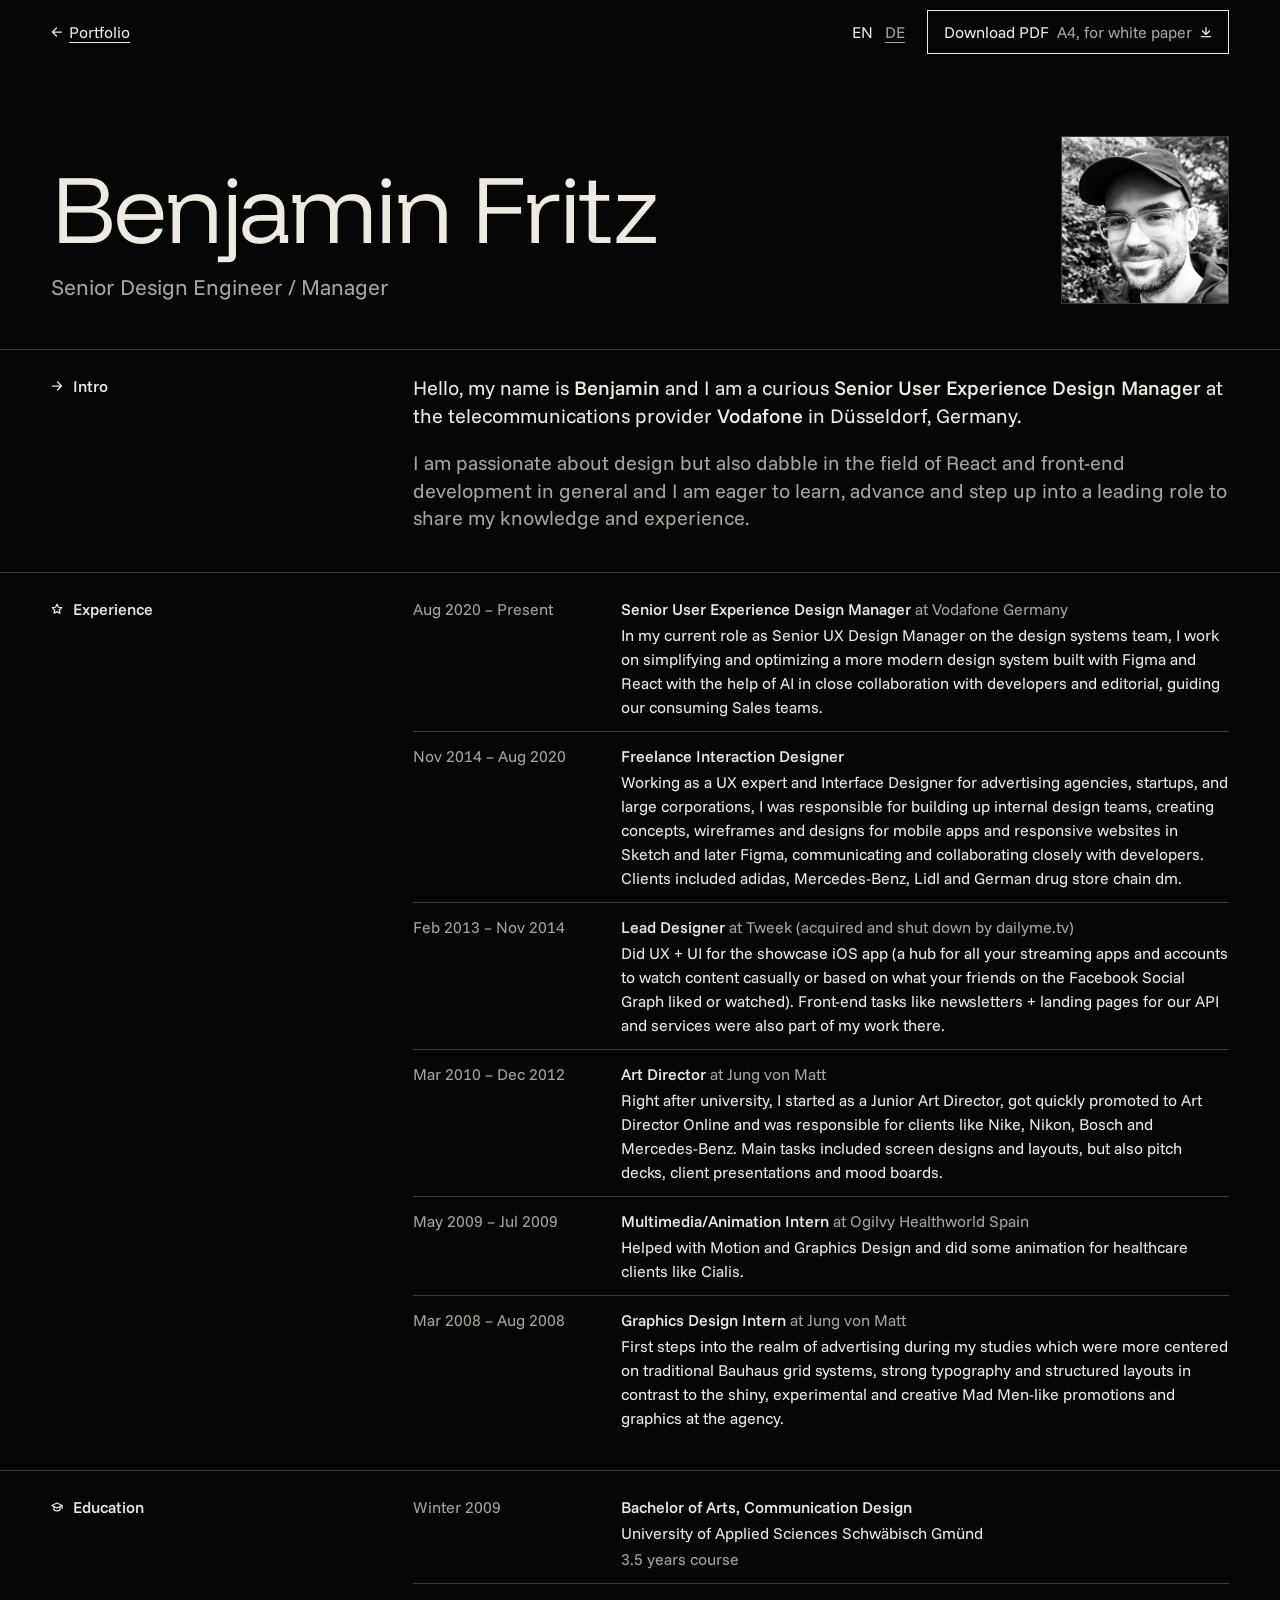
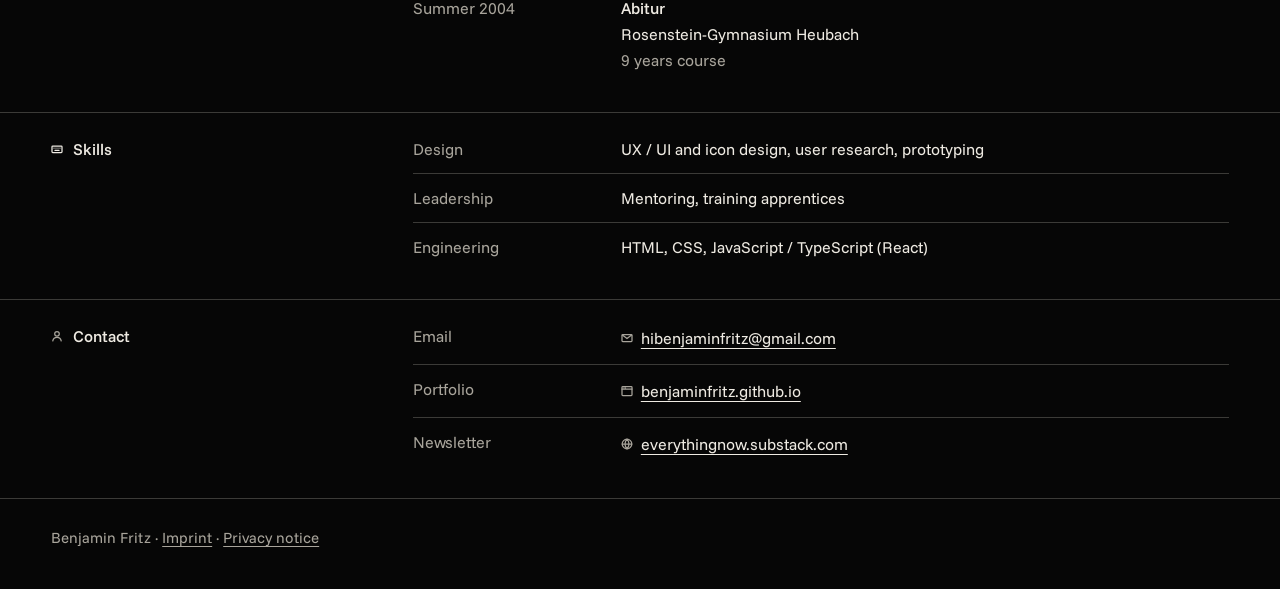
<file: cv/index.html>
<!doctype html>
<html lang="en">
<head>
<meta charset="utf-8">
<meta name="viewport" content="width=device-width, initial-scale=1">
<title>Benjamin Fritz, CV</title>
<meta name="description" content="CV of Benjamin Fritz, Senior Design Engineer / Manager.">
<meta name="theme-color" content="#060606">
<link rel="icon" href="../shared/icons/favicon-32.png" sizes="32x32" type="image/png">
<link rel="icon" href="../shared/icons/favicon.svg" type="image/svg+xml">
<link rel="apple-touch-icon" href="../shared/icons/apple-touch-icon.png">
<link rel="preload" href="../shared/fonts/FunnelDisplay.woff2" as="font" type="font/woff2" crossorigin>
<link rel="stylesheet" href="cv.css">
<link rel="alternate" hreflang="en" href="./">
<link rel="alternate" hreflang="de" href="de/">
</head>
<body>
<header>
  <div class="top">
    <a class="back" href="../"><svg class="i" viewBox="0 0 12 12" aria-hidden="true"><path d="M10.5 6h-9M5.5 2l-4 4 4 4"/></svg>Portfolio</a>
    <div class="tools">
      <nav class="lang" aria-label="Language"><a href="./" aria-current="page">EN<span class="sr-only"> English</span></a><a href="de/" hreflang="de" lang="de">DE<span class="sr-only"> Deutsch</span></a></nav>
      <a class="pdf" href="benjamin-fritz-cv.pdf" download="Benjamin-Fritz-CV.pdf" type="application/pdf">Download PDF<span class="pdf-size"><span class="sr-only">,</span> A4, for white paper</span><svg class="i" viewBox="0 0 12 12" aria-hidden="true"><path d="M6 1.5v7M2.5 5l3.5 3.5L9.5 5M1.5 10.5h9"/></svg></a>
    </div>
  </div>
  <div class="head">
    <div>
      <h1>Benjamin Fritz</h1>
      <p class="role">Senior Design Engineer / Manager</p>
    </div>
    <figure class="portrait"><img src="../shared/portrait.jpg" width="1400" height="875" alt="Portrait of Benjamin Fritz"></figure>
  </div>
</header>

<main>
  <section class="sec intro" aria-labelledby="t-intro">
    <h2 id="t-intro"><svg class="i" viewBox="0 0 12 12" aria-hidden="true"><path d="M1.5 6h9M6.5 2l4 4-4 4"/></svg>Intro</h2>
    <ul class="rows" role="list">
      <li><div class="what">
        <p>Hello, my name is <strong>Benjamin</strong> and I am a curious <strong>Senior User Experience Design Manager</strong> at the telecommunications provider <strong>Vodafone</strong> in Düsseldorf, Germany.</p>
        <p>I am passionate about design but also dabble in the field of React and front-end development in general and I am eager to learn, advance and step up into a leading role to share my knowledge and experience.</p>
      </div></li>
    </ul>
  </section>

  <section class="sec" aria-labelledby="t-exp">
    <h2 id="t-exp"><svg class="i" viewBox="0 0 12 12" aria-hidden="true"><path d="M6 1.2l1.45 3.05 3.3.4-2.43 2.3.62 3.3L6 8.65 3.06 10.25l.62-3.3L1.25 4.65l3.3-.4z"/></svg>Experience</h2>
    <ol class="rows" role="list" reversed>
      <li>
        <p class="when"><time datetime="2020-08">Aug 2020</time> – Present</p>
        <div class="what">
          <h3>Senior User Experience Design Manager <span class="at">at Vodafone Germany</span></h3>
          <p>In my current role as Senior UX Design Manager on the design systems team, I work on simplifying and optimizing a more modern design system built with Figma and React with the help of AI in close collaboration with developers and editorial, guiding our consuming Sales teams.</p>
        </div>
      </li>
      <li>
        <p class="when"><time datetime="2014-11">Nov 2014</time> – <time datetime="2020-08">Aug 2020</time></p>
        <div class="what">
          <h3>Freelance Interaction Designer</h3>
          <p>Working as a UX expert and Interface Designer for advertising agencies, startups, and large corporations, I was responsible for building up internal design teams, creating concepts, wireframes and designs for mobile apps and responsive websites in Sketch and later Figma, communicating and collaborating closely with developers. Clients included adidas, Mercedes-Benz, Lidl and German drug store chain dm.</p>
        </div>
      </li>
      <li>
        <p class="when"><time datetime="2013-02">Feb 2013</time> – <time datetime="2014-11">Nov 2014</time></p>
        <div class="what">
          <h3>Lead Designer <span class="at">at Tweek (acquired and shut down by dailyme.tv)</span></h3>
          <p>Did UX + UI for the showcase iOS app (a hub for all your streaming apps and accounts to watch content casually or based on what your friends on the Facebook Social Graph liked or watched). Front-end tasks like newsletters + landing pages for our API and services were also part of my work there.</p>
        </div>
      </li>
      <li>
        <p class="when"><time datetime="2010-03">Mar 2010</time> – <time datetime="2012-12">Dec 2012</time></p>
        <div class="what">
          <h3>Art Director <span class="at">at Jung von Matt</span></h3>
          <p>Right after university, I started as a Junior Art Director, got quickly promoted to Art Director Online and was responsible for clients like Nike, Nikon, Bosch and Mercedes-Benz. Main tasks included screen designs and layouts, but also pitch decks, client presentations and mood boards.</p>
        </div>
      </li>
      <li>
        <p class="when"><time datetime="2009-05">May 2009</time> – <time datetime="2009-07">Jul 2009</time></p>
        <div class="what">
          <h3>Multimedia/Animation Intern <span class="at">at Ogilvy Healthworld Spain</span></h3>
          <p>Helped with Motion and Graphics Design and did some animation for healthcare clients like Cialis.</p>
        </div>
      </li>
      <li>
        <p class="when"><time datetime="2008-03">Mar 2008</time> – <time datetime="2008-08">Aug 2008</time></p>
        <div class="what">
          <h3>Graphics Design Intern <span class="at">at Jung von Matt</span></h3>
          <p>First steps into the realm of advertising during my studies which were more centered on traditional Bauhaus grid systems, strong typography and structured layouts in contrast to the shiny, experimental and creative Mad Men-like promotions and graphics at the agency.</p>
        </div>
      </li>
    </ol>
  </section>

  <section class="sec" aria-labelledby="t-edu">
    <h2 id="t-edu"><svg class="i" viewBox="0 0 12 12" aria-hidden="true"><path d="M.9 4.5L6 2l5.1 2.5L6 7z"/><path d="M3 5.6v2.6c0 .9 1.35 1.6 3 1.6s3-.7 3-1.6V5.6M11.1 4.5v3"/></svg>Education</h2>
    <ol class="rows" role="list" reversed>
      <li>
        <p class="when"><time datetime="2009">Winter 2009</time></p>
        <div class="what">
          <h3>Bachelor of Arts, Communication Design</h3>
          <p>University of Applied Sciences Schwäbisch Gmünd</p>
          <p class="note">3.5 years course</p>
        </div>
      </li>
      <li>
        <p class="when"><time datetime="2004">Summer 2004</time></p>
        <div class="what">
          <h3 lang="de">Abitur</h3>
          <p>Rosenstein-Gymnasium Heubach</p>
          <p class="note">9 years course</p>
        </div>
      </li>
    </ol>
  </section>

  <section class="sec" aria-labelledby="t-skills">
    <h2 id="t-skills"><svg class="i" viewBox="0 0 12 12" aria-hidden="true"><rect x="1" y="3" width="10" height="6.5" rx=".8"/><path d="M3 5h.01M5 5h.01M7 5h.01M9 5h.01M4 7.4h4"/></svg>Skills</h2>
    <ul class="rows" role="list">
      <li><p class="when">Design</p><p class="what">UX / UI and icon design, user research, prototyping</p></li>
      <li><p class="when">Leadership</p><p class="what">Mentoring, training apprentices</p></li>
      <li><p class="when">Engineering</p><p class="what">HTML, CSS, JavaScript / TypeScript (React)</p></li>
    </ul>
  </section>

  <section class="sec contact" aria-labelledby="t-contact">
    <h2 id="t-contact"><svg class="i" viewBox="0 0 12 12" aria-hidden="true"><circle cx="6" cy="3.8" r="2.3"/><path d="M1.8 10.8c.4-2.1 2.1-3.4 4.2-3.4s3.8 1.3 4.2 3.4"/></svg>Contact</h2>
    <ul class="rows" role="list">
      <li><p class="when">Email</p><p class="what"><a href="mailto:hibenjaminfritz@gmail.com"><svg class="i" viewBox="0 0 12 12" aria-hidden="true"><rect x="1" y="2.5" width="10" height="7" rx=".8"/><path d="M1.4 3.1L6 6.6l4.6-3.5"/></svg>hibenjaminfritz@gmail.com</a></p></li>
      <li><p class="when">Portfolio</p><p class="what"><a href="https://benjaminfritz.github.io/" rel="me"><svg class="i" viewBox="0 0 12 12" aria-hidden="true"><rect x="1" y="1.5" width="10" height="9" rx=".8"/><path d="M1 4h10M3 2.75h.01M4.5 2.75h.01"/></svg>benjaminfritz.github.io</a></p></li>
      <li><p class="when">Newsletter</p><p class="what"><a href="https://everythingnow.substack.com" rel="me noopener"><svg class="i" viewBox="0 0 12 12" aria-hidden="true"><circle cx="6" cy="6" r="4.8"/><path d="M1.2 6h9.6M6 1.2c1.4 1.4 2 3 2 4.8s-.6 3.4-2 4.8M6 1.2C4.6 2.6 4 4.2 4 6s.6 3.4 2 4.8"/></svg>everythingnow.substack.com</a></p></li>
    </ul>
  </section>
</main>

<footer class="end"><p>Benjamin Fritz · <a href="../#imprint">Imprint</a> · <a href="../#privacy">Privacy notice</a></p></footer>
</body>
</html>
</file>
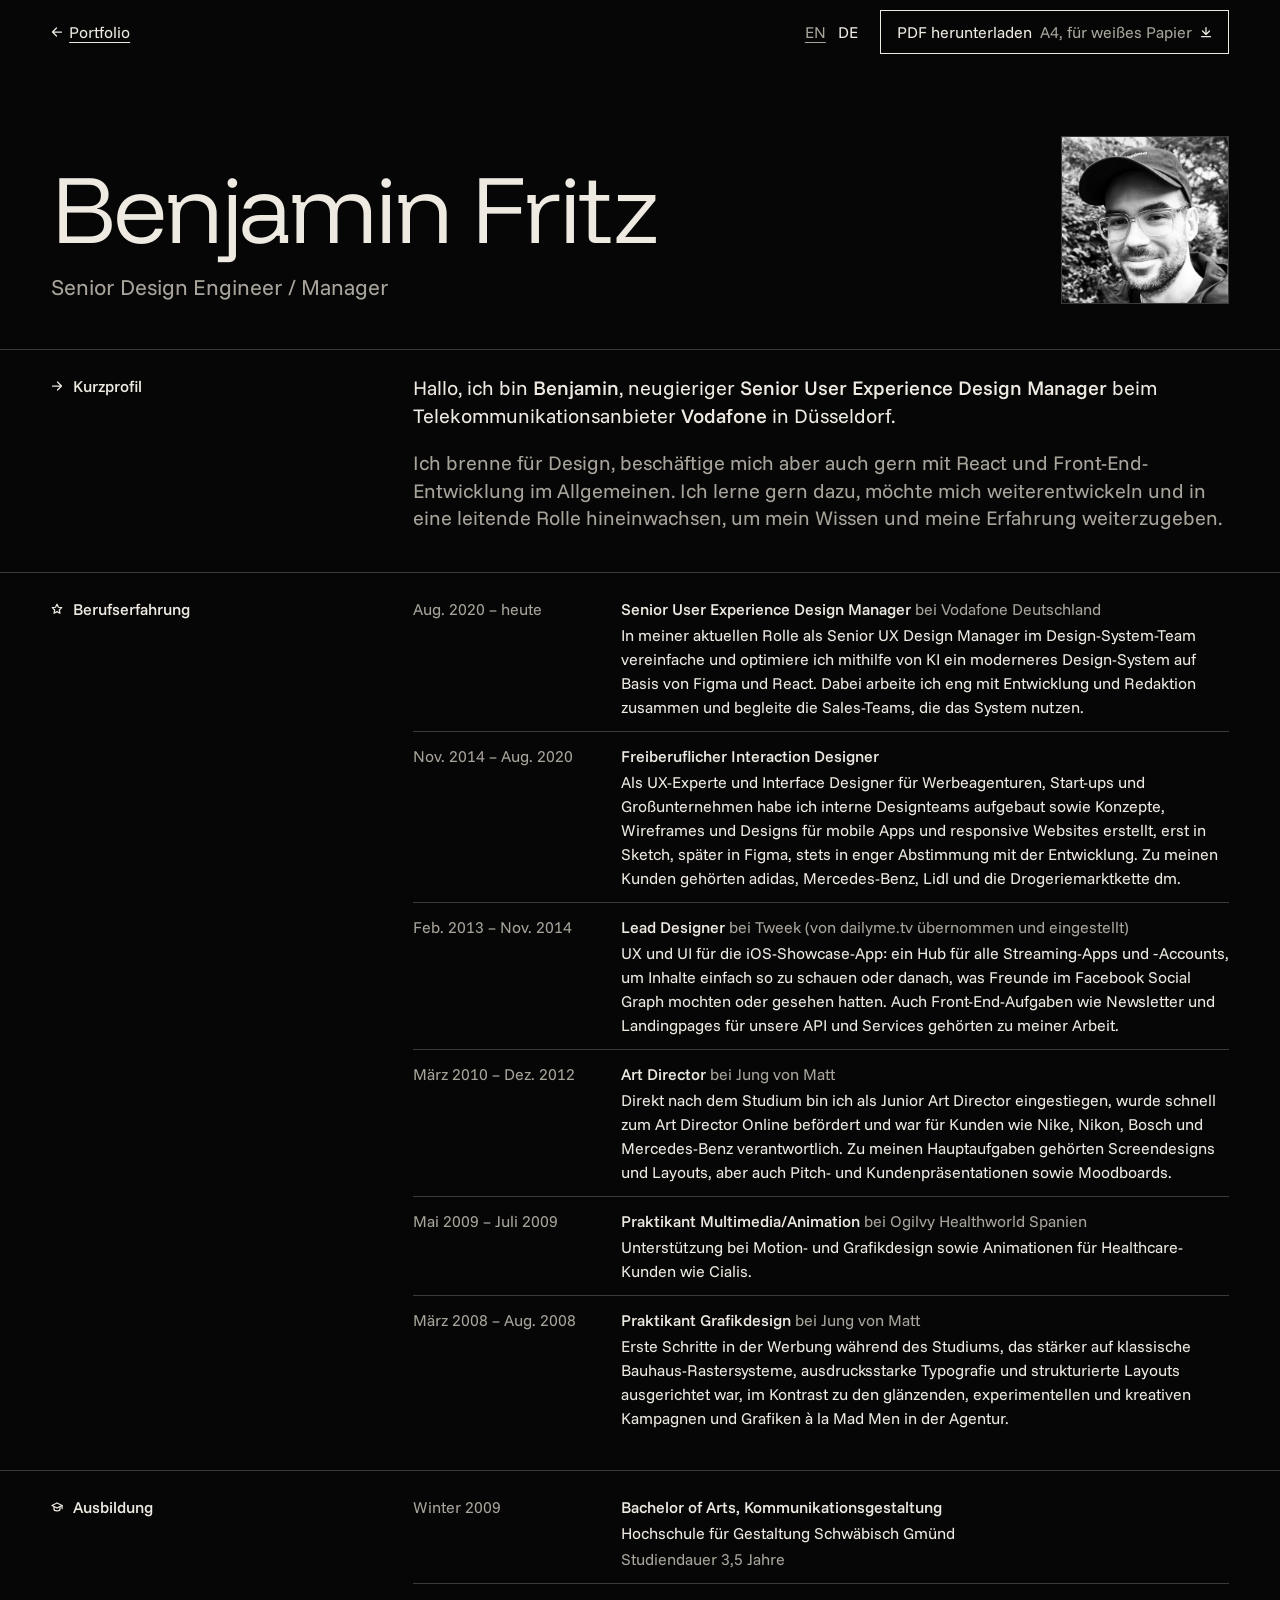
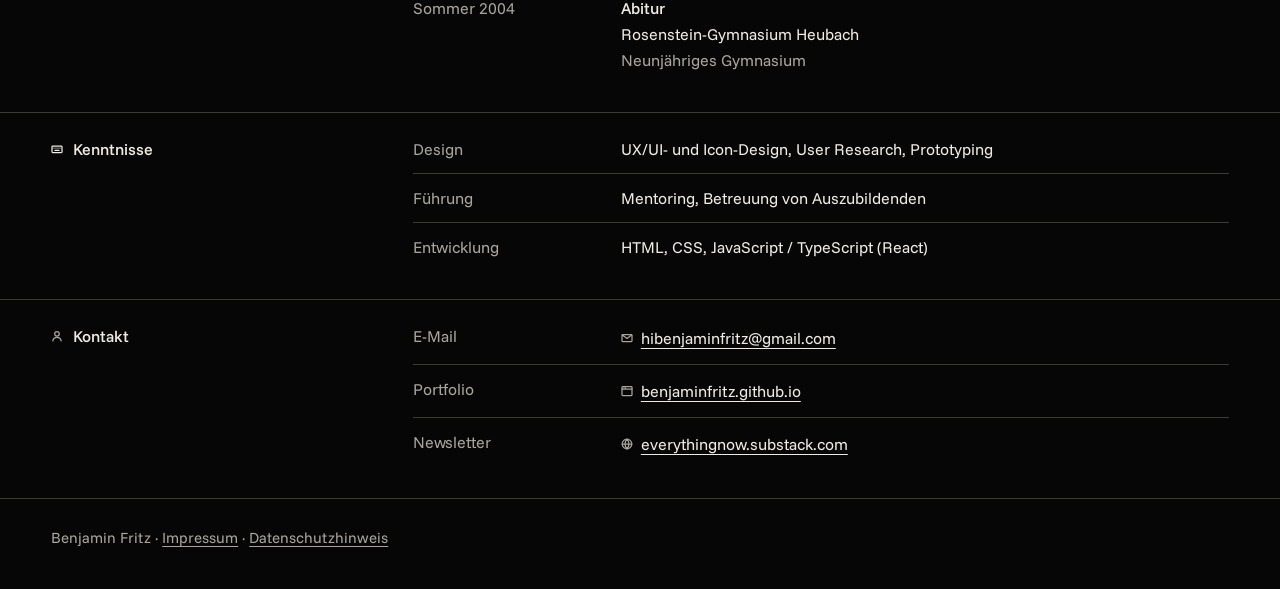
<file: cv/de/index.html>
<!doctype html>
<html lang="de">
<head>
<meta charset="utf-8">
<meta name="viewport" content="width=device-width, initial-scale=1">
<title>Benjamin Fritz, Lebenslauf</title>
<meta name="description" content="Lebenslauf von Benjamin Fritz, Senior Design Engineer / Manager.">
<meta name="theme-color" content="#060606">
<link rel="icon" href="../../shared/icons/favicon-32.png" sizes="32x32" type="image/png">
<link rel="icon" href="../../shared/icons/favicon.svg" type="image/svg+xml">
<link rel="apple-touch-icon" href="../../shared/icons/apple-touch-icon.png">
<link rel="preload" href="../../shared/fonts/FunnelDisplay.woff2" as="font" type="font/woff2" crossorigin>
<link rel="stylesheet" href="../cv.css">
<link rel="alternate" hreflang="en" href="../">
<link rel="alternate" hreflang="de" href="./">
</head>
<body>
<header>
  <div class="top">
    <a class="back" href="../../" hreflang="en"><svg class="i" viewBox="0 0 12 12" aria-hidden="true"><path d="M10.5 6h-9M5.5 2l-4 4 4 4"/></svg>Portfolio</a>
    <div class="tools">
      <nav class="lang" aria-label="Sprache"><a href="../" hreflang="en" lang="en">EN<span class="sr-only"> English</span></a><a href="./" aria-current="page">DE<span class="sr-only"> Deutsch</span></a></nav>
      <a class="pdf" href="benjamin-fritz-lebenslauf.pdf" download="Benjamin-Fritz-Lebenslauf.pdf" type="application/pdf">PDF herunterladen<span class="pdf-size"><span class="sr-only">,</span> A4, für weißes Papier</span><svg class="i" viewBox="0 0 12 12" aria-hidden="true"><path d="M6 1.5v7M2.5 5l3.5 3.5L9.5 5M1.5 10.5h9"/></svg></a>
    </div>
  </div>
  <div class="head">
    <div>
      <h1>Benjamin Fritz</h1>
      <p class="role" lang="en">Senior Design Engineer / Manager</p>
    </div>
    <figure class="portrait"><img src="../../shared/portrait.jpg" width="1400" height="875" alt="Porträt von Benjamin Fritz"></figure>
  </div>
</header>

<main>
  <section class="sec intro" aria-labelledby="t-intro">
    <h2 id="t-intro"><svg class="i" viewBox="0 0 12 12" aria-hidden="true"><path d="M1.5 6h9M6.5 2l4 4-4 4"/></svg>Kurzprofil</h2>
    <ul class="rows" role="list">
      <li><div class="what">
        <p>Hallo, ich bin <strong>Benjamin</strong>, neugieriger <strong lang="en">Senior User Experience Design Manager</strong> beim Telekommunikationsanbieter <strong>Vodafone</strong> in Düsseldorf.</p>
        <p>Ich brenne für Design, beschäftige mich aber auch gern mit React und Front-End-Entwicklung im Allgemeinen. Ich lerne gern dazu, möchte mich weiterentwickeln und in eine leitende Rolle hineinwachsen, um mein Wissen und meine Erfahrung weiterzugeben.</p>
      </div></li>
    </ul>
  </section>

  <section class="sec" aria-labelledby="t-exp">
    <h2 id="t-exp"><svg class="i" viewBox="0 0 12 12" aria-hidden="true"><path d="M6 1.2l1.45 3.05 3.3.4-2.43 2.3.62 3.3L6 8.65 3.06 10.25l.62-3.3L1.25 4.65l3.3-.4z"/></svg>Berufserfahrung</h2>
    <ol class="rows" role="list" reversed>
      <li>
        <p class="when"><time datetime="2020-08">Aug. 2020</time> – heute</p>
        <div class="what">
          <h3><span lang="en">Senior User Experience Design Manager</span> <span class="at">bei Vodafone Deutschland</span></h3>
          <p>In meiner aktuellen Rolle als <span lang="en">Senior UX Design Manager</span> im Design-System-Team vereinfache und optimiere ich mithilfe von KI ein moderneres Design-System auf Basis von Figma und React. Dabei arbeite ich eng mit Entwicklung und Redaktion zusammen und begleite die Sales-Teams, die das System nutzen.</p>
        </div>
      </li>
      <li>
        <p class="when"><time datetime="2014-11">Nov. 2014</time> – <time datetime="2020-08">Aug. 2020</time></p>
        <div class="what">
          <h3>Freiberuflicher <span lang="en">Interaction Designer</span></h3>
          <p>Als UX-Experte und Interface Designer für Werbeagenturen, Start-ups und Großunternehmen habe ich interne Designteams aufgebaut sowie Konzepte, Wireframes und Designs für mobile Apps und responsive Websites erstellt, erst in Sketch, später in Figma, stets in enger Abstimmung mit der Entwicklung. Zu meinen Kunden gehörten adidas, Mercedes-Benz, Lidl und die Drogeriemarktkette dm.</p>
        </div>
      </li>
      <li>
        <p class="when"><time datetime="2013-02">Feb. 2013</time> – <time datetime="2014-11">Nov. 2014</time></p>
        <div class="what">
          <h3><span lang="en">Lead Designer</span> <span class="at">bei Tweek (von dailyme.tv übernommen und eingestellt)</span></h3>
          <p>UX und UI für die iOS-Showcase-App: ein Hub für alle Streaming-Apps und&nbsp;‑Accounts, um Inhalte einfach so zu schauen oder danach, was Freunde im Facebook Social Graph mochten oder gesehen hatten. Auch Front-End-Aufgaben wie Newsletter und Landingpages für unsere API und Services gehörten zu meiner Arbeit.</p>
        </div>
      </li>
      <li>
        <p class="when"><time datetime="2010-03">März 2010</time> – <time datetime="2012-12">Dez. 2012</time></p>
        <div class="what">
          <h3>Art Director <span class="at">bei Jung von Matt</span></h3>
          <p>Direkt nach dem Studium bin ich als Junior Art Director eingestiegen, wurde schnell zum Art Director Online befördert und war für Kunden wie Nike, Nikon, Bosch und Mercedes-Benz verantwortlich. Zu meinen Hauptaufgaben gehörten Screendesigns und Layouts, aber auch Pitch- und Kundenpräsentationen sowie Moodboards.</p>
        </div>
      </li>
      <li>
        <p class="when"><time datetime="2009-05">Mai 2009</time> – <time datetime="2009-07">Juli 2009</time></p>
        <div class="what">
          <h3>Praktikant Multimedia/Animation <span class="at">bei Ogilvy Healthworld Spanien</span></h3>
          <p>Unterstützung bei Motion- und Grafikdesign sowie Animationen für Healthcare-Kunden wie Cialis.</p>
        </div>
      </li>
      <li>
        <p class="when"><time datetime="2008-03">März 2008</time> – <time datetime="2008-08">Aug. 2008</time></p>
        <div class="what">
          <h3>Praktikant Grafikdesign <span class="at">bei Jung von Matt</span></h3>
          <p>Erste Schritte in der Werbung während des Studiums, das stärker auf klassische Bauhaus-Rastersysteme, ausdrucksstarke Typografie und strukturierte Layouts ausgerichtet war, im Kontrast zu den glänzenden, experimentellen und kreativen Kampagnen und Grafiken à la Mad Men in der Agentur.</p>
        </div>
      </li>
    </ol>
  </section>

  <section class="sec" aria-labelledby="t-edu">
    <h2 id="t-edu"><svg class="i" viewBox="0 0 12 12" aria-hidden="true"><path d="M.9 4.5L6 2l5.1 2.5L6 7z"/><path d="M3 5.6v2.6c0 .9 1.35 1.6 3 1.6s3-.7 3-1.6V5.6M11.1 4.5v3"/></svg>Ausbildung</h2>
    <ol class="rows" role="list" reversed>
      <li>
        <p class="when"><time datetime="2009">Winter 2009</time></p>
        <div class="what">
          <h3>Bachelor of Arts, Kommunikationsgestaltung</h3>
          <p>Hochschule für Gestaltung Schwäbisch Gmünd</p>
          <p class="note">Studiendauer 3,5 Jahre</p>
        </div>
      </li>
      <li>
        <p class="when"><time datetime="2004">Sommer 2004</time></p>
        <div class="what">
          <h3>Abitur</h3>
          <p>Rosenstein-Gymnasium Heubach</p>
          <p class="note">Neunjähriges Gymnasium</p>
        </div>
      </li>
    </ol>
  </section>

  <section class="sec" aria-labelledby="t-skills">
    <h2 id="t-skills"><svg class="i" viewBox="0 0 12 12" aria-hidden="true"><rect x="1" y="3" width="10" height="6.5" rx=".8"/><path d="M3 5h.01M5 5h.01M7 5h.01M9 5h.01M4 7.4h4"/></svg>Kenntnisse</h2>
    <ul class="rows" role="list">
      <li><p class="when">Design</p><p class="what">UX/UI- und Icon-Design, User Research, Prototyping</p></li>
      <li><p class="when">Führung</p><p class="what">Mentoring, Betreuung von Auszubildenden</p></li>
      <li><p class="when">Entwicklung</p><p class="what">HTML, CSS, JavaScript / TypeScript (React)</p></li>
    </ul>
  </section>

  <section class="sec contact" aria-labelledby="t-contact">
    <h2 id="t-contact"><svg class="i" viewBox="0 0 12 12" aria-hidden="true"><circle cx="6" cy="3.8" r="2.3"/><path d="M1.8 10.8c.4-2.1 2.1-3.4 4.2-3.4s3.8 1.3 4.2 3.4"/></svg>Kontakt</h2>
    <ul class="rows" role="list">
      <li><p class="when">E-Mail</p><p class="what"><a href="mailto:hibenjaminfritz@gmail.com"><svg class="i" viewBox="0 0 12 12" aria-hidden="true"><rect x="1" y="2.5" width="10" height="7" rx=".8"/><path d="M1.4 3.1L6 6.6l4.6-3.5"/></svg>hibenjaminfritz@gmail.com</a></p></li>
      <li><p class="when">Portfolio</p><p class="what"><a href="https://benjaminfritz.github.io/" rel="me" hreflang="en"><svg class="i" viewBox="0 0 12 12" aria-hidden="true"><rect x="1" y="1.5" width="10" height="9" rx=".8"/><path d="M1 4h10M3 2.75h.01M4.5 2.75h.01"/></svg>benjaminfritz.github.io</a></p></li>
      <li><p class="when">Newsletter</p><p class="what"><a href="https://everythingnow.substack.com" rel="me noopener" hreflang="en"><svg class="i" viewBox="0 0 12 12" aria-hidden="true"><circle cx="6" cy="6" r="4.8"/><path d="M1.2 6h9.6M6 1.2c1.4 1.4 2 3 2 4.8s-.6 3.4-2 4.8M6 1.2C4.6 2.6 4 4.2 4 6s.6 3.4 2 4.8"/></svg>everythingnow.substack.com</a></p></li>
    </ul>
  </section>
</main>

<footer class="end"><p>Benjamin Fritz · <a href="../../#imprint" hreflang="en">Impressum</a> · <a href="../../#privacy" hreflang="en">Datenschutzhinweis</a></p></footer>
</body>
</html>
</file>
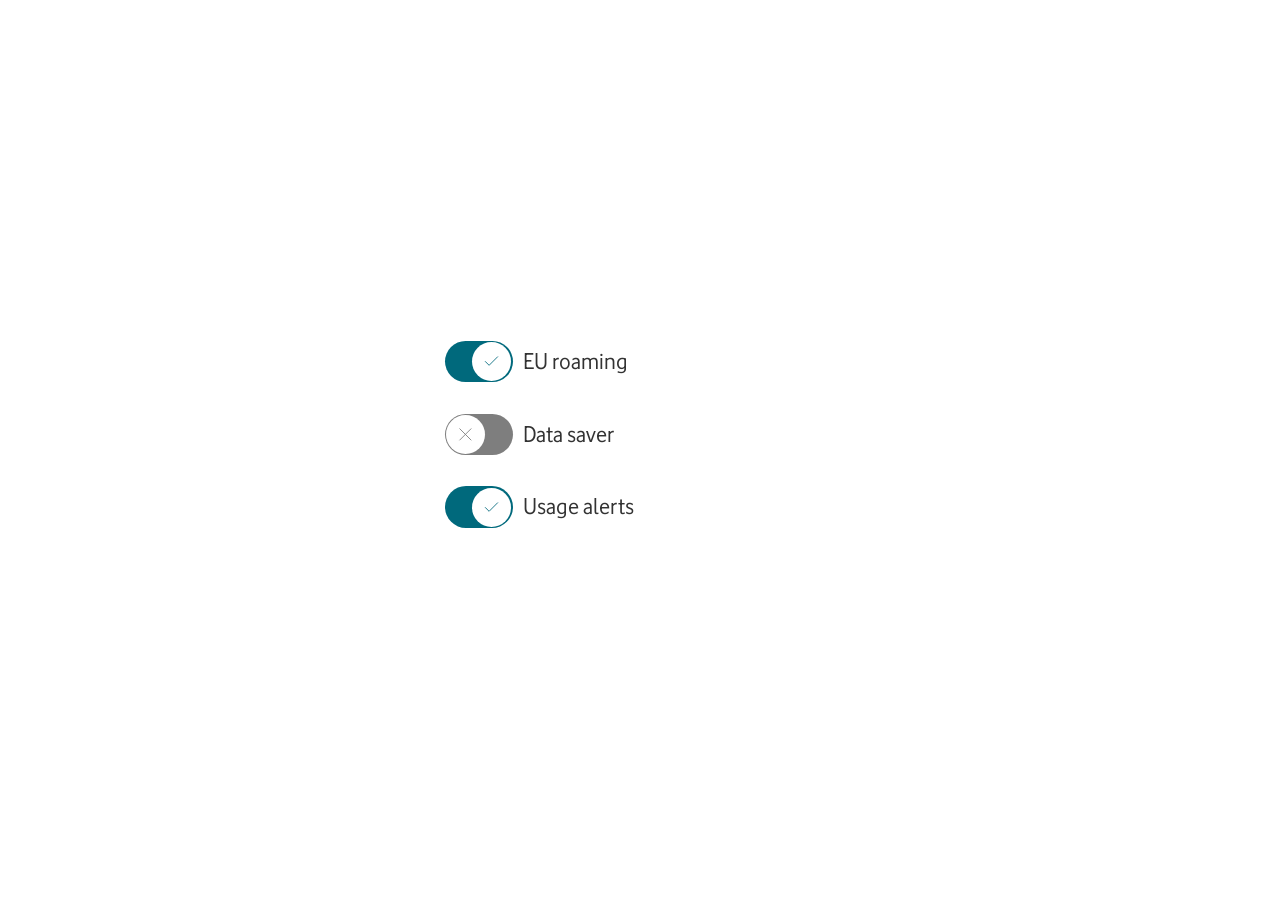
<file: shared/brix/index.html>
<!doctype html>
<html lang="en">
<head>
<meta charset="utf-8">
<meta name="viewport" content="width=device-width, initial-scale=1">
<title>BRIX component demo</title>
<style>
@font-face { font-family: 'VodafoneVari'; src: url('VodafoneVF_Wght_W.woff2') format('woff2'); font-display: swap; }
:root { --vodafone-variable-font: 'VodafoneVari'; }
html, body, #root { height: 100%; margin: 0; }
html { cursor: grab; }
#root { display: grid; place-items: center; overflow: hidden; }
</style>
</head>
<body>
<div id="root"></div>
<script src="demo.js"></script>
</body>
</html>
</file>
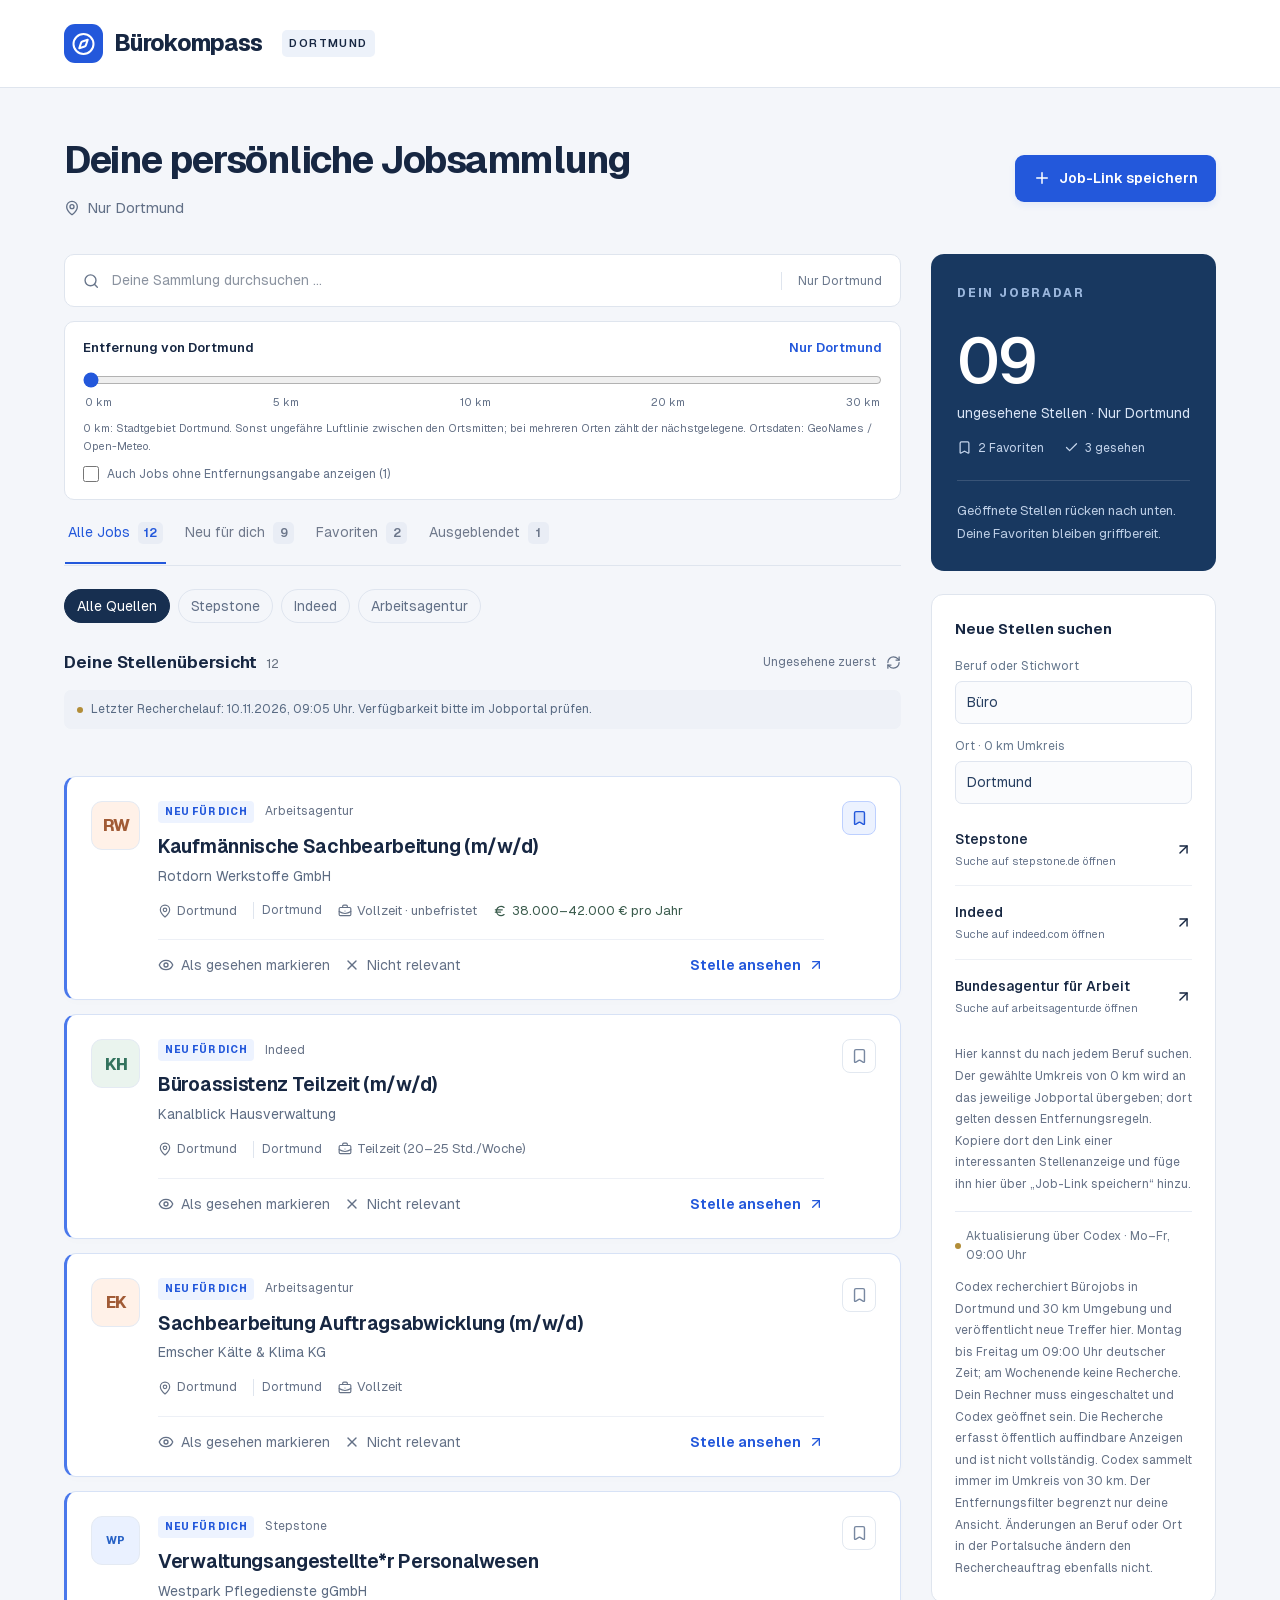
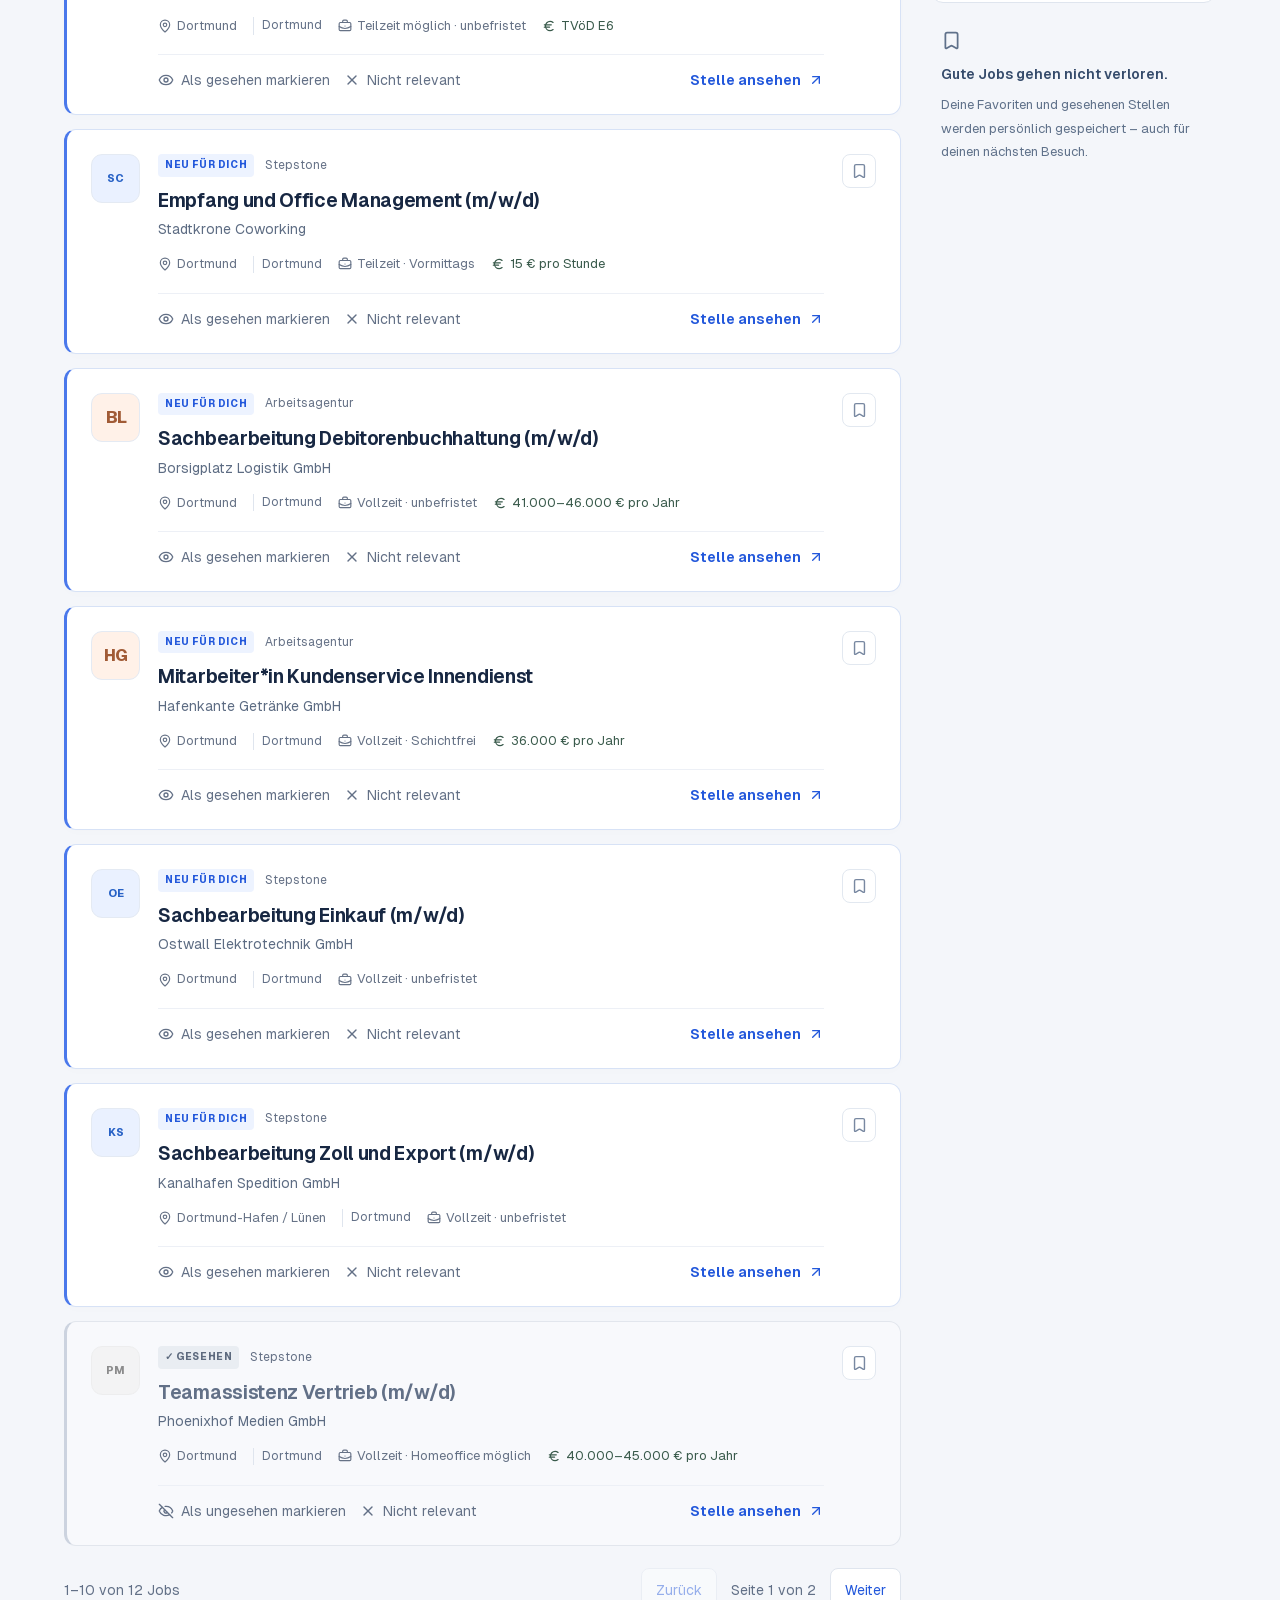
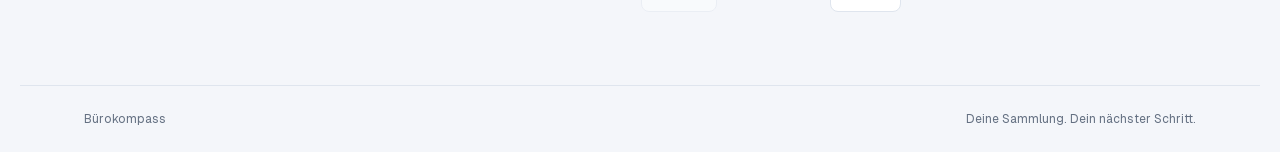
<file: shared/buerokompass/index.html>
<!doctype html>
<html lang="de">
<head>
<meta charset="utf-8">
<meta name="viewport" content="width=device-width, initial-scale=1">
<title>Bürokompass demo</title>
<link rel="stylesheet" href="demo.css">
<style>
@font-face { font-family: 'Geist'; src: url('Geist-Variable.woff2') format('woff2'); font-weight: 100 900; font-display: swap; }
body { --font-geist-sans: 'Geist'; }
/* Contrast: the app's lighter greys measured 2.9–4.49:1. Each is darkened just enough to reach 4.5:1 on its own background. */
.subline, .filter-chip, .distance-ticks, .unknown-distance, .job-distance, .pagination, .job-card.seen h3 { color: #627087; }
.searchbar { color: #69768b; }
.job-meta, .sources p, .distance-filter p { color: #657186; }
.job-facts { color: #667286; }
.text-button, .small-note { color: #637086; }
.result-count, .optional { color: #66707f; }
.job-card.seen .new-badge { color: #5d6a7e; }
.source-name small { color: #67758c; }
.connection-note { color: #697689; }
.portal-search label { color: #65778d; }
.tip { color: #5f718a; }
footer { color: #647082; }
.color-2 { color: #a15b36; }
</style>
</head>
<body class="antialiased">
<div id="root"></div>
<script src="demo.js"></script>
</body>
</html>
</file>
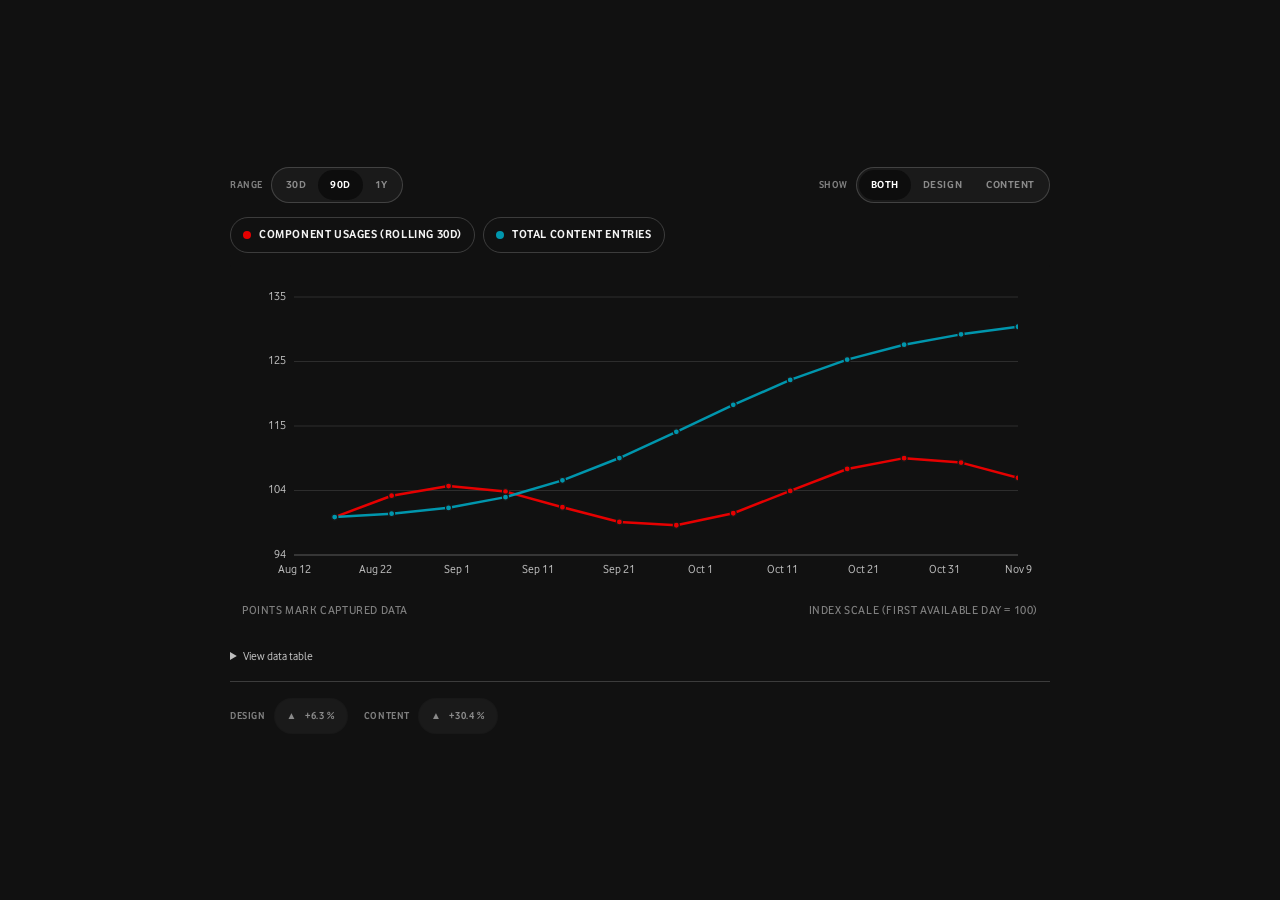
<file: shared/highscore/index.html>
<!doctype html>
<html lang="en" class="dark">
<head>
<meta charset="utf-8">
<meta name="viewport" content="width=device-width, initial-scale=1">
<title>Highscore demo</title>
<link rel="stylesheet" href="demo.css">
<style>
@font-face { font-family: 'Vodafone VF'; src: url('../brix/VodafoneVF_Wght_W.woff2') format('woff2'); font-weight: 100 900; font-display: swap; }
html { cursor: grab; }
html, body, #root { height: 100%; margin: 0; }
body { background: #111; overflow: hidden; }
#root { display: grid; place-items: center; }
.narrow details { display: none; }
/* Muted control text reaches 4.5:1 on the dark card (Highscore's own grey is 3:1). */
.dark { --neutral-60: #8a8a8a; }
</style>
</head>
<body>
<div id="root"></div>
<script src="demo.js"></script>
</body>
</html>
</file>
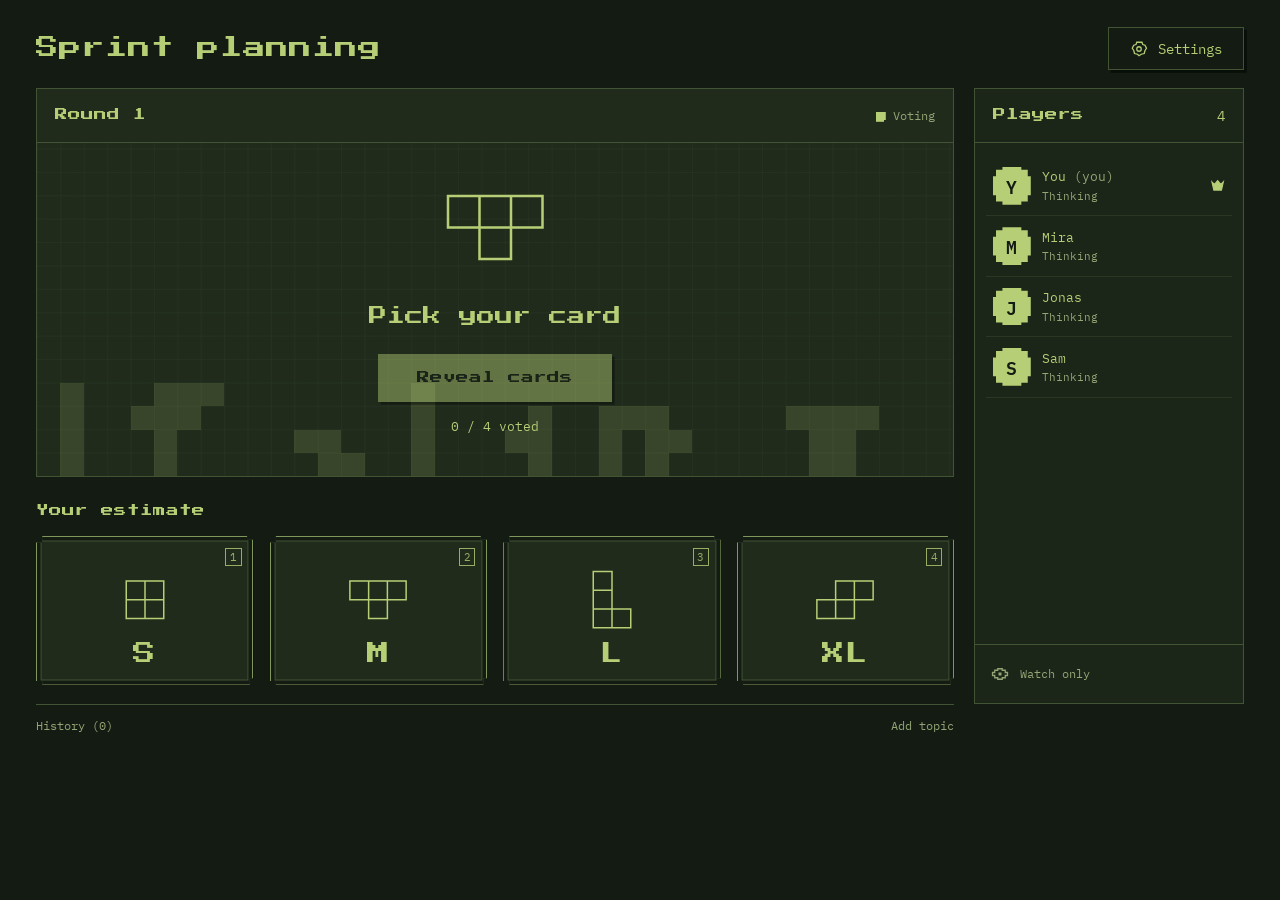
<file: shared/kindercards/index.html>
<!doctype html>
<html lang="en">
<head>
<meta charset="utf-8">
<meta name="viewport" content="width=device-width, initial-scale=1">
<title>Kinder Cards demo</title>
<link rel="stylesheet" href="demo.css">
<style>
html { cursor: grab; }
html, body { height: 100%; margin: 0; overflow: hidden; }
#root { transform-origin: 0 0; }
.room-actions .primary, .player-controls button:last-child { display: none; }
@media (max-width: 520px) {
  .room-heading, .players, .under-board { display: none; }
  .room { padding-top: 8px; }
}
</style>
</head>
<body>
<div id="root"></div>
<script src="demo.js"></script>
</body>
</html>
</file>
<file: cv/cv.css>
/* Shared by the English (cv/) and German (cv/de/) CV pages. */
@font-face { font-family: 'Funnel Display'; src: url('../shared/fonts/FunnelDisplay.woff2') format('woff2'); font-weight: 300 800; font-display: swap; }
@font-face { font-family: 'Funnel Sans'; src: url('../shared/fonts/FunnelSans.woff2') format('woff2'); font-weight: 300 800; font-display: swap; }
:root { --bg: #060606; --fg: #eeeae2; --fg-2: #a8a49b; --line: #3b3a37; --gutter: clamp(16px, 4vw, 56px); --gap: 32px; --label: minmax(0, 1fr); --when: 11rem; --rows: minmax(0, 51rem); --ease-out: cubic-bezier(.23, 1, .32, 1); color-scheme: dark; }
* { box-sizing: border-box; }
html { background: var(--bg); -webkit-text-size-adjust: 100%; scrollbar-color: #3b3a37 var(--bg); }
body { margin: 0; background: var(--bg); color: var(--fg); font: 400 1rem/1.5 'Funnel Sans', system-ui, sans-serif; -webkit-font-smoothing: antialiased; overflow-x: clip; }
::selection { background: var(--fg); color: var(--bg); }
a { color: inherit; text-underline-offset: .22em; text-decoration-thickness: 1px; }
:focus-visible { outline: 2px solid var(--fg); outline-offset: 3px; }
h1, h2, h3, p, ul, ol, figure { margin: 0; }
ul, ol { padding: 0; list-style: none; }
strong { font-weight: 500; }
.sr-only { position: absolute; width: 1px; height: 1px; margin: -1px; padding: 0; overflow: hidden; clip-path: inset(50%); white-space: nowrap; border: 0; }

/* Line icons share the stroke of the portfolio's back-to-top and privacy arrows. */
.i { flex: none; width: 12px; height: 12px; fill: none; stroke: currentColor; stroke-width: 1.25; stroke-linecap: round; stroke-linejoin: round; }

.top { display: flex; justify-content: space-between; align-items: center; gap: 24px; padding: 8px var(--gutter); }
.back { position: relative; display: inline-flex; align-items: center; gap: 6px; padding-block: 12px; transition: transform 160ms var(--ease-out); }
.back::after { content: ''; position: absolute; inset: 0 -10px; }
.back .i { transition: transform 160ms var(--ease-out); }
.back:active { transform: scale(.97); }
.tools { display: flex; align-items: center; gap: 16px; }
.lang { display: flex; }
.lang a { position: relative; display: inline-block; padding: 12px 6px; color: var(--fg-2); transition: color 160ms ease; }
.lang a[aria-current] { color: var(--fg); text-decoration: none; }
@media (hover: hover) and (pointer: fine) { .lang a:hover { color: var(--fg); } }
.pdf { display: inline-flex; align-items: center; gap: 8px; min-height: 44px; padding: 0 16px; white-space: nowrap; border: 1px solid var(--fg); color: var(--fg); background: none; text-decoration: none; transition: background-color 160ms ease, color 160ms ease, transform 160ms var(--ease-out); }
.pdf .i { transition: transform 160ms var(--ease-out); }
.pdf:active { transform: scale(.97); }
@media screen and (hover: hover) and (pointer: fine) {
  .pdf:hover { background: #eeeae2; color: #060606; }
  @media (prefers-reduced-motion: no-preference) {
    .pdf:hover .i { transform: translateY(2px); }
    .back:hover .i { transform: translateX(-2px); }
  }
}
.pdf-size { color: var(--fg-2); transition: color 160ms ease; }
@media (hover: hover) and (pointer: fine) { .pdf:hover .pdf-size { color: inherit; } }

.head { display: grid; grid-template-columns: minmax(min-content, 1fr) auto; gap: 24px 32px; align-items: end; padding: clamp(32px, 8svh, 88px) var(--gutter) clamp(28px, 5svh, 56px); }
h1 { font: 300 clamp(3rem, 10vw, 6rem)/.95 'Funnel Display', sans-serif; letter-spacing: -.03em; }
.role { margin-top: 18px; font-size: clamp(1.125rem, 2vw, 1.375rem); color: var(--fg-2); }
.portrait { position: relative; width: clamp(96px, 14vw, 168px); aspect-ratio: 1; background: #0d0d0c; }
.portrait img { display: block; width: 100%; height: 100%; object-fit: cover; object-position: 50% 42%; }
.portrait::after { content: ''; position: absolute; inset: 0; box-shadow: inset 0 0 0 1px var(--line); pointer-events: none; }

/* Each section is a table row: label, then its own rows of date and detail. */
.sec { display: grid; grid-template-columns: var(--label) var(--rows); column-gap: var(--gap); padding: 24px var(--gutter) 28px; border-top: 1px solid var(--line); }
.sec h2 { display: flex; align-items: center; gap: 10px; align-self: start; font: 500 1rem/1.5 'Funnel Sans', system-ui, sans-serif; }
.rows > li { display: grid; grid-template-columns: var(--when) minmax(0, 1fr); column-gap: var(--gap); padding-block: 12px; border-top: 1px solid var(--line); }
.rows > li:first-child { padding-top: 0; border-top: 0; }
.when { color: var(--fg-2); font-variant-numeric: tabular-nums; }
.what { grid-column: 2; }
.rows > li > .what:only-child { grid-column: 1 / -1; }
h3 { font: 500 1rem/1.5 'Funnel Sans', system-ui, sans-serif; }
.at { color: var(--fg-2); font-weight: 400; }
.what p { text-wrap: pretty; }
.what p + p, .what h3 + p { margin-top: 2px; }
.note { color: var(--fg-2); }
.intro p { font-size: 1.25rem; line-height: 1.38; text-wrap: pretty; }
.intro p + p { margin-top: 1em; color: var(--fg-2); }
.contact a { display: inline-flex; align-items: center; gap: 8px; padding-block: 2px; }
.contact .i { color: var(--fg-2); }
.end { padding: 24px var(--gutter) 36px; border-top: 1px solid var(--line); color: var(--fg-2); font-size: .9375rem; }
.end a { display: inline-block; padding-block: 4px; }

@media screen and (max-width: 960px) {
  .sec { grid-template-columns: minmax(0, 1fr); row-gap: 16px; }
}
@media screen and (max-width: 600px) {
  .top { gap: 8px; }
  .tools { gap: 8px; }
  .pdf-size { display: none; }
  .head { grid-template-columns: 1fr; }
  .portrait { grid-row: 1; width: 96px; }
  .rows > li { grid-template-columns: minmax(0, 1fr); }
  .what { grid-column: 1; }
  .rows > li > .when + .what { margin-top: 2px; }
  .intro p { font-size: 1.125rem; }
}
@media (prefers-reduced-motion: reduce) { .lang a, .back, .pdf, .pdf .i, .back .i { transition: none; } }

/* Print and the PDF: inverted for white paper, no backgrounds, compact enough for one or two A4 pages. */
@page { size: A4; margin: 14mm 16mm; }
@media print {
  :root { --fg: #000; --fg-2: #4a4945; --line: #c9c6bf; --gutter: 0; --gap: 5mm; --when: 33mm; color-scheme: light; }
  html, body { background: #fff; color: #000; }
  body { font-size: 9pt; line-height: 1.42; }
  .top, .end { display: none; }
  a { text-decoration: none; }
  .head { padding: 0 0 6mm; gap: 6mm; }
  h1 { font-size: 30pt; }
  .role { margin-top: 2.5mm; font-size: 11pt; }
  .portrait { width: 22mm; background: none; }
  /* Grid sections do not split across pages reliably, so print places the label beside a plain block. */
  .sec { display: flow-root; padding: 3.2mm 0 3.6mm; }
  .sec h2 { float: left; width: 35mm; }
  .rows { margin-left: 35mm; }
  .sec:has(.rows > li:nth-child(2)):not(:has(.rows > li:nth-child(4))) { break-inside: avoid; }
  .sec h2, h3 { font-size: 9pt; }
  .sec h2 { gap: 2mm; }
  .i { width: 8pt; height: 8pt; stroke-width: 1.1; }
  .rows > li { padding-block: 2mm; break-inside: avoid; }
  .intro p, .intro p + p { font-size: 9pt; line-height: 1.42; }
  .intro p + p { margin-top: .6em; }
  h2 { break-after: avoid; }
}
</file>
<file: shared/highscore/demo.css>
:root{--surface-page: #f4f3f1;--surface-card: #ffffff;--surface-card-hover: #ffffff;--surface-inset: #f0efed;--surface-inset-critical: rgba(234, 26, 26, .08);--surface-inset-accent: rgba(0, 150, 173, .08);--text-primary: #0d0d0d;--text-secondary: #666666;--text-tertiary: #7e7e7e;--text-inverse: #ffffff;--text-critical: #bd0000;--text-accent: #00697c;--text-brand: #e60000;--border-subtle: #bebebe;--border-neutral: #0d0d0d;--border-focus: #0096ad;--border-accent: #e60000;--brand-red: #e60000;--brand-red-dark: #bd0000;--brand-red-tint: #ea1a1a;--brand-red-light: #f06666;--accent-aqua: #0096ad;--accent-aqua-tint: #00b0ca;--accent-turquoise: #00697c;--accent-turquoise-tint: #0096ad;--accent-spring-green: #008a00;--accent-lemon-yellow: #fecb00;--accent-aubergine: #5e2750;--accent-orange: #eb6100;--accent-blue: #005ea5;--neutral-white: #ffffff;--neutral-5: #f2f2f2;--neutral-25: #bebebe;--neutral-50: #7e7e7e;--neutral-60: #666666;--neutral-85: #262626;--neutral-95: #0d0d0d;--shadow-card: 0 1px 3px rgba(0, 0, 0, .04);--shadow-card-hover: 0 8px 30px rgba(0, 0, 0, .12);--shadow-elevated: 0 4px 16px rgba(0, 0, 0, .12);--shadow-sm: 0 1px 2px rgba(0, 0, 0, .06);--space-0: 0px;--space-4: 4px;--space-8: 8px;--space-12: 12px;--space-16: 16px;--space-20: 20px;--space-24: 24px;--space-28: 28px;--space-32: 32px;--space-40: 40px;--space-48: 48px;--space-56: 56px;--space-64: 64px;--space-72: 72px;--space-80: 80px;--radius-sm: 2px;--radius-md: 6px;--radius-lg: 8px;--radius-full: 100px;--control-pill-height: 36px;--segmented-pill-button-height: 30px;--font-family: "Vodafone VF", "Vodafone Rg", sans-serif;--font-weight-light: 400;--font-weight-regular: 400;--font-weight-bold: 700;--font-size-xs: .6875rem;--font-size-sm: .875rem;--font-size-base: 1rem;--font-size-lg: 1.125rem;--font-size-xl: 1.25rem;--font-size-2xl: 1.5rem;--font-size-heading-sm: 1.75rem;--font-size-heading-md: 2.5rem;--font-size-hero: 2.5rem;--line-height-heading-sm: 2.25rem;--line-height-heading-md: 3rem;--line-height-body-md: 1.625rem;--border-width-sm: 1px;--border-width-md: 2px;--border-width-lg: 4px;--opacity-disabled: .38;--opacity-muted: .6;--transition-fast: .15s ease;--transition-normal: .2s ease;--transition-slow: .3s ease;--transition-bar: 1s ease-out;--transition-spring: .5s cubic-bezier(.34, 1.56, .64, 1)}.dark{--surface-page: #111111;--surface-card: #1a1a1a;--surface-card-hover: #222222;--surface-inset: #111111;--surface-inset-critical: rgba(234, 26, 26, .08);--surface-inset-accent: rgba(0, 176, 202, .06);--text-primary: #f2f2f2;--text-secondary: #bebebe;--text-tertiary: #7e7e7e;--text-inverse: #0d0d0d;--text-critical: #f06666;--text-accent: #00b0ca;--text-brand: #ea1a1a;--border-subtle: rgba(126, 126, 126, .4);--border-neutral: #f2f2f2;--border-accent: #ea1a1a;--shadow-card: 0 1px 3px rgba(0, 0, 0, .2);--shadow-card-hover: 0 8px 30px rgba(0, 0, 0, .4);--shadow-elevated: 0 4px 16px rgba(255, 255, 255, .04);--shadow-sm: 0 1px 2px rgba(0, 0, 0, .2)}*,*:before,*:after{box-sizing:border-box;margin:0;padding:0}html{-webkit-font-smoothing:antialiased;-moz-osx-font-smoothing:grayscale;text-rendering:optimizeLegibility}body{font-family:var(--font-family);font-weight:var(--font-weight-regular);color:var(--text-primary);background-color:var(--surface-page);line-height:1.5;transition:background-color var(--transition-normal),color var(--transition-normal)}::selection{background-color:#e6000024;color:inherit}:focus-visible{outline:2px solid var(--border-focus);outline-offset:2px}h1,h2,h3,h4,h5,h6{font-weight:var(--font-weight-regular)}img,svg{display:block;max-width:100%}button{font-family:inherit;cursor:pointer;border:none;background:none;font-size:inherit;color:inherit}input,select,textarea{font-family:inherit;font-size:inherit}ul,ol{list-style:none}a{color:inherit;text-decoration:none}.tabular-nums,[data-numeric],td[data-type=number],.stat-value,.metric-value,.kpi-value{font-variant-numeric:tabular-nums}.sr-only{position:absolute;width:1px;height:1px;padding:0;margin:-1px;overflow:hidden;clip:rect(0,0,0,0);white-space:nowrap;border-width:0}@keyframes fadeUp{0%{opacity:0;transform:translateY(8px)}to{opacity:1;transform:translateY(0)}}@keyframes fadeIn{0%{opacity:0}to{opacity:1}}@keyframes pulse{0%,to{opacity:1}50%{opacity:.5}}@keyframes slideInLeft{0%{transform:translate(-100%)}to{transform:translate(0)}}@keyframes countUp{0%{clip-path:inset(0 100% 0 0)}to{clip-path:inset(0 0 0 0)}}@keyframes expandHeight{0%{opacity:0;max-height:0;overflow:hidden}to{opacity:1;max-height:500px;overflow:hidden}}.animate-fade-up{animation:fadeUp .4s ease-out both}.animate-fade-in{animation:fadeIn .3s ease-out both}.animate-pulse{animation:pulse 2s cubic-bezier(.4,0,.6,1) infinite}.animate-slide-in-left{animation:slideInLeft .4s ease-out both}.animate-count-up{animation:countUp .6s ease-out both}.animate-expand{animation:expandHeight .35s ease-out both}.stagger-1{animation-delay:80ms}.stagger-2{animation-delay:.16s}.stagger-3{animation-delay:.24s}.stagger-4{animation-delay:.32s}.stagger-5{animation-delay:.4s}.stagger-6{animation-delay:.48s}@media(prefers-reduced-motion:reduce){*,*:before,*:after{animation-duration:.01ms!important;animation-iteration-count:1!important;transition-duration:.01ms!important;scroll-behavior:auto!important}}.H{display:inline-flex;align-items:center;gap:var(--space-8)}.z{font-size:10px;font-weight:var(--font-weight-bold);text-transform:uppercase;letter-spacing:.05em;color:var(--neutral-50);white-space:nowrap}.e .z{color:var(--neutral-25)}.f{display:inline-flex;align-items:center;box-sizing:border-box;min-height:var(--control-pill-height);border-radius:var(--radius-full);border:var(--border-width-sm) solid var(--border-subtle);background:var(--surface-card);padding:2px}.e .f{border-color:#7e7e7e66;background:var(--neutral-95)}.X{width:100%}.r{display:inline-flex;align-items:center;justify-content:center;box-sizing:border-box;min-height:var(--segmented-pill-button-height);border-radius:var(--radius-full);padding:0 var(--space-12);font-size:var(--font-size-xs);font-weight:var(--font-weight-bold);text-transform:uppercase;letter-spacing:.05em;transition:background var(--transition-fast),color var(--transition-fast);white-space:nowrap;line-height:1}.F{flex:1;text-align:center}.r.a{color:var(--neutral-white)}.r:not(.a){color:var(--neutral-60)}.e .r:not(.a){color:var(--neutral-25)}.r:not(.a):hover{background:var(--neutral-5)}.e .r:not(.a):hover{background:var(--neutral-85)}.r.a.s{background:var(--neutral-95)}.e .r.a.s{background:var(--neutral-25);color:var(--neutral-95)}.r.a.l{background:var(--brand-red)}.e .r.a.l{background:var(--brand-red-tint);color:var(--neutral-95)}.r.a.d{background:var(--accent-aqua)}.e .r.a.d{background:var(--accent-aqua-tint);color:var(--neutral-95)}.t{display:inline-flex;align-items:center;justify-content:center;box-sizing:border-box;min-height:var(--control-pill-height);min-width:100px;border-radius:var(--radius-full);border:var(--border-width-sm) solid var(--border-subtle);padding:0 var(--space-16);font-size:var(--font-size-sm);font-weight:var(--font-weight-bold);line-height:1;transition:all var(--transition-fast);background:var(--surface-card);color:var(--neutral-60)}.e .t{border-color:#7e7e7e66;background:var(--neutral-85);color:var(--neutral-25)}.t:hover:not(.a){border-color:var(--neutral-50)}.t.a{color:var(--neutral-white);border-color:transparent}.t.a.l{background:var(--brand-red)}.e .t.a.l{background:var(--brand-red-tint);color:var(--neutral-95)}.t.a.s{background:var(--neutral-95)}.e .t.a.s{background:var(--neutral-25);color:var(--neutral-95)}.t.a.d{background:var(--accent-aqua)}.e .t.a.d{background:var(--accent-aqua);color:var(--neutral-95)}.R{display:inline-flex;align-items:center;justify-content:center;gap:var(--space-8)}.A{display:flex;flex-direction:column;gap:3px}.B{display:flex;align-items:baseline;justify-content:space-between;gap:var(--space-8)}.C{font-family:var(--font-family);font-size:.8125rem;font-weight:400;color:var(--text-primary);white-space:nowrap;overflow:hidden;text-overflow:ellipsis;min-width:0}.D{font-family:var(--font-family);font-size:.8125rem;font-weight:700;font-variant-numeric:tabular-nums;color:var(--text-primary);flex-shrink:0}.E{height:4px;border-radius:var(--radius-full);background:var(--surface-inset);box-shadow:inset 0 1px 2px #0000000f;overflow:hidden}.c{height:100%;border-radius:0 var(--radius-full) var(--radius-full) 0;transition:width var(--transition-bar)}.G .c{background:var(--brand-red)}.J .c{background:var(--text-critical)}.K .c{background:var(--accent-aqua)}.M{display:flex;flex-direction:column;gap:var(--space-8)}.g{all:unset;cursor:pointer;font-family:var(--font-family);font-size:10px;font-weight:700;text-transform:uppercase;letter-spacing:.06em;color:var(--text-tertiary);margin-top:var(--space-8);transition:color var(--transition-fast)}.g:hover{color:var(--text-primary);text-decoration:underline}.g:focus-visible{outline:2px solid var(--border-focus);outline-offset:2px;border-radius:var(--radius-sm)}.i{position:relative;container-type:inline-size;overflow:hidden;background:var(--surface-card);border:none;border-radius:var(--radius-md);box-shadow:var(--shadow-card);padding:var(--space-24) var(--space-28);transition:transform .5s cubic-bezier(.34,1.56,.64,1),box-shadow var(--transition-slow)}.i:before{content:"";position:absolute;inset:0 0 auto;height:1px;background:linear-gradient(90deg,transparent 0%,rgba(255,255,255,.55) 20%,rgba(255,255,255,.55) 80%,transparent 100%);z-index:1;pointer-events:none}.dark .i:before{background:linear-gradient(90deg,transparent 0%,rgba(255,255,255,.06) 20%,rgba(255,255,255,.06) 80%,transparent 100%)}.i:hover{transform:translateY(-3px);box-shadow:0 12px 40px #00000024,0 2px 8px #0000000f}.dark .i:hover{box-shadow:0 12px 40px #00000080,0 2px 8px #0000004d}.u{display:flex;flex-direction:column;gap:var(--space-16);margin-bottom:var(--space-24)}.N{margin:0;font-family:var(--font-family);font-weight:700;font-size:11px;line-height:1;letter-spacing:.1em;text-transform:uppercase;color:var(--text-primary)}.O{margin:var(--space-4) 0 0;font-family:var(--font-family);font-size:.75rem;line-height:1.4;color:var(--text-tertiary)}.P{margin:var(--space-4) 0 0;font-family:var(--font-family);font-size:.6875rem;font-weight:var(--font-weight-bold);letter-spacing:.04em;text-transform:uppercase;color:var(--text-tertiary)}.b{display:flex;flex-direction:column;align-items:stretch;gap:var(--space-16);margin-bottom:var(--space-24)}.q{display:flex;flex-wrap:wrap;align-items:center;gap:var(--space-12)}.n{max-width:100%;flex-wrap:wrap}.n>div{max-width:100%;min-width:0}.j{list-style:none;margin:0;padding:0;display:flex;flex-wrap:wrap;align-items:center;gap:var(--space-8)}.Q{display:flex;align-items:center;gap:var(--space-8);min-height:var(--control-pill-height);max-width:100%;box-sizing:border-box;border:1px solid var(--border-subtle);border-radius:var(--radius-full);padding:var(--space-8) var(--space-12);font-size:.75rem;font-weight:700;text-transform:uppercase;letter-spacing:.05em;line-height:1.3;color:var(--text-primary)}.I{width:8px;height:8px;border-radius:50%;flex-shrink:0}.U{color:var(--text-tertiary)}.U .I{opacity:.35}@container (min-width: 700px){.u{flex-direction:row;align-items:flex-start;justify-content:space-between}.L{flex:1}.u>.n{flex-shrink:0}.b{flex-direction:row;flex-wrap:wrap;align-items:center;justify-content:space-between}.b .j{order:-1}.q{margin-left:auto}}@container (max-width: 360px){.n{width:100%;flex-direction:column;align-items:stretch;gap:var(--space-4)}.n>div{display:flex;width:100%}.n button{flex:1;min-width:0;white-space:normal;line-height:1.3;padding-block:var(--space-8)}}.m{display:grid;grid-template-columns:1fr;gap:var(--space-16)}@media(min-width:640px){.m{grid-template-columns:repeat(2,minmax(0,1fr))}}@media(min-width:1024px){.m{grid-template-columns:repeat(2,minmax(0,1fr))}}.v{background:var(--surface-inset);border:none;border-left:none;border-radius:var(--radius-md);padding:var(--space-16)}.S{display:flex;align-items:center;gap:var(--space-8);margin-bottom:var(--space-12)}.T{display:inline-block;width:10px;height:10px;border-radius:var(--radius-full);flex-shrink:0}.W{margin:0;font-family:var(--font-family);font-weight:var(--font-weight-bold);font-size:.6875rem;letter-spacing:.05em;text-transform:uppercase;color:var(--text-primary)}.Z{display:flex;flex-direction:column;gap:var(--space-16);padding:var(--space-16) 0}._{display:flex;gap:var(--space-8)}.aa{width:48px;height:24px;border-radius:var(--radius-full);background:linear-gradient(90deg,var(--surface-inset) 25%,var(--surface-card) 50%,var(--surface-inset) 75%);background-size:200% 100%;animation:h 1.5s ease-in-out infinite}.ra{width:100%;height:240px;border-radius:var(--radius-md);background:linear-gradient(90deg,var(--surface-inset) 25%,var(--surface-card) 50%,var(--surface-inset) 75%);background-size:200% 100%;animation:h 1.5s ease-in-out infinite;animation-delay:.15s}@keyframes h{0%{background-position:200% 0}to{background-position:-200% 0}}.L,.v{min-width:0}.v:only-child{grid-column:1 / -1}.V{display:flex;flex-wrap:wrap;gap:var(--space-8) var(--space-16);padding-top:var(--space-16);margin-top:var(--space-16);border-top:1px solid var(--border-subtle);color:var(--text-secondary);font-size:.8125rem;line-height:1.5}.V:only-child{margin-top:0;padding-top:0;border-top:0}@media(max-width:400px){.i{padding:var(--space-20) var(--space-16)}}.ea{display:inline-flex;align-items:center;box-sizing:border-box;gap:var(--space-8);min-height:var(--control-pill-height);border-radius:var(--radius-full);border:var(--border-width-sm) solid;padding:0 var(--space-12);font-size:10px;font-weight:var(--font-weight-bold);font-variant-numeric:tabular-nums;text-transform:uppercase;letter-spacing:.06em;line-height:1;white-space:nowrap}.o{display:inline-block;width:5px;height:5px;border-radius:var(--radius-full);flex-shrink:0}.Y{border-color:#008a0040;background:#008a001a;color:var(--accent-spring-green)}.Y .o{background:var(--accent-spring-green)}.x{border-color:#fecb004d;background:#fecb0033;color:var(--text-primary)}.p .x{border-color:#fecb0066;background:#fecb001a;color:var(--accent-lemon-yellow)}.x .o{background:var(--accent-lemon-yellow)}.w{border-color:#ea1a1a40;background:#ea1a1a1a;color:var(--brand-red-dark)}.p .w{border-color:#ea1a1a66;background:#ea1a1a33;color:var(--neutral-5)}.w .o{background:var(--brand-red)}.y{border-color:#00000014;background:var(--surface-card);color:var(--neutral-60)}.p .y{border-color:#7e7e7e40;background:var(--neutral-85);color:var(--neutral-25)}.y .o{background:var(--neutral-50)}.k{border-color:#00000014;background:var(--surface-card);color:var(--neutral-60)}.p .k{border-color:#7e7e7e40;background:var(--neutral-85);color:var(--neutral-25)}.k .o{background:var(--neutral-50)}.ta{display:flex;flex-wrap:wrap;align-items:center;gap:var(--space-8) var(--space-16);margin-top:var(--space-16);padding-top:var(--space-16);border-top:var(--border-width-sm) solid var(--border-subtle)}.ia{display:inline-flex;align-items:center;gap:var(--space-8)}.na{font-family:var(--font-family);font-weight:var(--font-weight-bold);font-size:.625rem;letter-spacing:.06em;text-transform:uppercase;color:var(--text-tertiary)}.oa{font-size:.625rem;line-height:1}
</file>
<file: shared/kindercards/demo.css>
@font-face{font-family:"Press Start 2P";font-style:normal;font-display:swap;font-weight:400;src:url("./font-UGV3EJ3R.woff2") format("woff2"),url("./font-H5F5ZIAW.woff") format("woff")}@font-face{font-family:IBM Plex Mono;font-style:normal;font-display:swap;font-weight:400;src:url("./font-A2WATXFY.woff2") format("woff2"),url("./font-4MWPPJAM.woff") format("woff")}@font-face{font-family:IBM Plex Mono;font-style:normal;font-display:swap;font-weight:500;src:url("./font-33HAQIPI.woff2") format("woff2"),url("./font-EJMP6L36.woff") format("woff")}@font-face{font-family:IBM Plex Mono;font-style:normal;font-display:swap;font-weight:600;src:url("./font-IIV3OB4N.woff2") format("woff2"),url("./font-BXFNGPE3.woff") format("woff")}:root{font-family:IBM Plex Mono,monospace;color:#b6ce76;background:#131b12;font-synthesis:none;--bg:#131b12;--panel:#202b1c;--line:#425434;--bright:#b6ce76;--muted:#93a575;--pixel:"Press Start 2P",monospace;color-scheme:dark}*{box-sizing:border-box}body{margin:0}button,input{font:inherit}button,a,input{-webkit-tap-highlight-color:transparent}button,a{touch-action:manipulation}button{cursor:pointer}button:disabled{cursor:default;opacity:.45}button:focus-visible,a:focus-visible,input:focus-visible{outline:3px solid #d9eea2;outline-offset:5px}button{color:inherit}a{color:inherit;text-decoration:none}button svg{flex-shrink:0}h1,h2,h3,p{margin:0}h1,h2,h3,.brand{font-family:var(--pixel);font-weight:400}h1{font-size:25px;line-height:1.7;overflow-wrap:anywhere}h2{font-size:14px;line-height:1.8}h3{font-size:20px;line-height:1.8}.app-header{height:68px;border-bottom:2px solid var(--line);padding:0 max(32px,calc((100vw - 1392px)/2));display:flex;align-items:center;justify-content:space-between;gap:24px}.brand{display:flex;align-items:center;gap:14px;font-size:21px;white-space:nowrap}.brand .logo{width:36px;height:38px;fill:var(--bright);stroke:none}.brand .piece rect{stroke:none}.app-header nav{display:flex;align-items:center;gap:26px}.icon-button,.help-button{display:flex;align-items:center;justify-content:center;gap:10px;border:0;background:none;min-height:44px;padding:10px}.help-button{font-size:14px}.icon-button:hover,.help-button:hover,.text-button:hover{color:#d9eea2}.header-avatar,.avatar{display:flex;align-items:center;justify-content:center;background:var(--bright);color:var(--bg);font-weight:600;clip-path:polygon(25% 0,75% 0,75% 8%,92% 8%,92% 25%,100% 25%,100% 75%,92% 75%,92% 92%,75% 92%,75% 100%,25% 100%,25% 92%,8% 92%,8% 75%,0 75%,0 25%,8% 25%,8% 8%,25% 8%)}.header-avatar{width:38px;height:38px;font-size:20px}.room{max-width:1392px;margin:auto;padding:30px 0}.room-heading{display:flex;justify-content:space-between;align-items:center;gap:24px;margin-bottom:20px}.room-actions{display:flex;gap:16px;flex-shrink:0}.primary,.secondary{border:2px solid var(--bright);min-height:48px;display:inline-flex;align-items:center;justify-content:center;gap:12px;padding:12px 23px;font-weight:600;box-shadow:3px 3px #080e08;position:relative}.primary{background:var(--bright);color:var(--bg)}.secondary{background:transparent;border-color:var(--line);font-weight:400}.primary:hover:not(:disabled){background:#c9df91;border-color:#c9df91}.secondary:hover{border-color:var(--bright)}.primary:active:not(:disabled),.secondary:active{transform:translate(2px,2px);box-shadow:1px 1px #080e08}.workspace{display:grid;grid-template-columns:minmax(0,1fr) 330px;gap:22px}.board{border:2px solid var(--line);background:var(--panel)}.board-heading,.players-heading{display:flex;align-items:center;justify-content:space-between;padding:17px 20px;border-bottom:1px solid var(--line);gap:16px}.status{font-size:13px;color:var(--muted);display:flex;gap:10px;align-items:center}.status i{width:9px;height:9px;background:var(--bright);box-shadow:2px 0 var(--bright),0 2px var(--bright)}.grid{background-image:linear-gradient(#42543428 1px,transparent 1px),linear-gradient(90deg,#42543428 1px,transparent 1px);background-size:var(--grid-cell) var(--grid-cell);background-position:left bottom;--grid-cell:26px}.board-content{height:421px;position:relative;display:flex;align-items:center;justify-content:center;flex-direction:column;overflow:hidden;padding:30px 24px 40px;gap:24px}.piece{display:block;width:90px;height:80px}.board-piece{width:145px;height:112px}.board-content h3{z-index:1;text-align:center}.board-controls{display:flex;align-items:center;flex-direction:column;gap:17px;z-index:1}.board-controls .primary{font-family:var(--pixel);font-size:14px;min-width:260px;min-height:54px}.vote-count{font-size:14px}.stack{position:absolute;bottom:0;left:0;right:0;opacity:.16;pointer-events:none}.stack-piece{position:absolute;inset:0}.stack i{display:block;position:absolute;width:var(--grid-cell);height:var(--grid-cell);flex-shrink:0}.stack i:before{content:"";position:absolute;inset:0;background:var(--bright)}.players{border:2px solid var(--line);background:#1b2518;display:flex;flex-direction:column;min-width:0;margin-bottom:46px}.players ul{list-style:none;margin:0;padding:14px 12px}.players li{display:flex;align-items:center;gap:12px;padding:12px 8px;border-bottom:1px solid #42543466}.avatar{width:42px;height:42px;flex-shrink:0;font-size:20px}.player-info{min-width:0;flex:1}.player-name{display:block;overflow-wrap:anywhere;font-size:14px}.player-name>span{color:var(--muted)}.player-info small{display:block;color:var(--muted);margin-top:5px;font-size:12px}.host-icon{display:flex}.host-icon svg{width:17px;height:17px;fill:currentColor}.player-vote{font-size:20px}.hidden-vote{font-size:25px}.inactive{opacity:.55}.player-controls{margin-top:auto;border-top:1px solid var(--line);padding:10px 18px;display:flex;flex-direction:column;align-items:flex-start;gap:4px}.text-button{border:0;background:transparent;display:inline-flex;align-items:center;gap:12px;padding:10px 0;min-height:44px;font-size:13px;color:var(--muted);text-align:left}.deck{margin-top:25px}.section-heading{display:flex;align-items:center;justify-content:space-between;margin-bottom:15px}.section-heading span{font-size:12px;color:var(--muted)}.cards{display:grid;grid-template-columns:repeat(4,minmax(0,1fr));gap:18px}.vote-card{height:175px;position:relative;border:2px solid #80975c;background:#202b1c;padding:25px 10px 15px;display:flex;align-items:center;justify-content:center;flex-direction:column;gap:8px;box-shadow:inset 0 0 0 4px #131b12,inset 0 0 0 5px #425434,3px 3px #080e08;clip-path:polygon(7px 0,calc(100% - 7px) 0,calc(100% - 7px) 4px,100% 4px,100% calc(100% - 7px),calc(100% - 4px) calc(100% - 7px),calc(100% - 4px) 100%,7px 100%,7px calc(100% - 4px),0 calc(100% - 4px),0 7px,7px 7px)}.vote-card:focus-visible{outline-offset:-9px}.vote-card:hover:not(:disabled){background:#344728}.vote-card.selected,.extra-deck .selected{background:var(--bright);color:var(--bg);border-color:#d8efa1;box-shadow:inset 0 0 0 4px var(--bg),inset 0 0 0 5px #829558}.vote-card.selected:hover:not(:disabled){background:#c8de8d}.vote-card:disabled{opacity:.65}.vote-card.selected:disabled{opacity:1}.vote-card strong{font-family:var(--pixel);font-weight:400;font-size:25px}.vote-card .piece{width:80px;height:77px}.vote-card kbd{position:absolute;top:12px;right:12px;font:12px IBM Plex Mono;padding:1px 4px;border:1px solid currentColor;opacity:.8}.extra-deck{display:flex;gap:12px;margin-top:16px}.extra-deck button,.extra-options button{height:52px;min-width:58px;font-size:27px;background:var(--panel);border:2px solid var(--line)}.under-board{margin-top:22px;border-top:2px solid var(--line);display:flex;justify-content:space-between}.topic-display{position:absolute;top:15px;left:20px;right:20px;text-align:center;overflow-wrap:anywhere;font-size:13px;color:var(--muted)}.results{text-align:center;z-index:1}.results h3{font-size:18px;margin-top:5px}.result-bars{display:flex;justify-content:center;gap:28px;margin-top:18px}.result-item{min-width:38px;font-size:13px}.bar-space{height:80px;display:flex;align-items:flex-end;justify-content:center;margin:6px 0 10px}.bar-space i{display:block;width:32px;background:repeating-linear-gradient(0deg,var(--bright) 0 16px,#425434 16px 18px);border:2px solid var(--bright)}.result-item strong{font-family:var(--pixel);font-size:16px}.countdown{font-family:var(--pixel);font-size:85px}.host-wait{font-size:13px}.revealed .stack{animation:line-clear .5s ease-out}@keyframes line-clear{0%{opacity:.8;transform:translateY(0)}50%{opacity:0}to{opacity:.22;transform:translateY(0)}}.error{color:#e4c992;border:1px solid #a48b53;background:#312d1c;padding:12px 16px;margin-bottom:16px;line-height:1.6;font-size:13px;display:flex;gap:16px;align-items:center;justify-content:space-between}.error .text-button{color:inherit}.loading{text-align:center;padding:100px 20px}.entry{max-width:1100px;margin:90px auto;display:grid;grid-template-columns:1.15fr 1fr;border:2px solid var(--line);min-height:520px;background:var(--panel)}.entry-art{position:relative;display:flex;align-items:center;justify-content:center;border-right:2px solid var(--line);overflow:hidden}.entry-wordmark{padding:40px;position:relative;z-index:1}.entry-wordmark .logo{width:100px;height:95px;margin-bottom:30px}.entry-wordmark h1{font-size:36px;line-height:1.8}.entry-wordmark span{display:block;margin-top:20px;font-size:14px;color:var(--muted)}.entry-form{padding:48px 40px;align-self:center}.entry-form h2{margin-bottom:28px}.entry form{display:flex;flex-direction:column;gap:22px}label{display:flex;flex-direction:column;gap:10px;font-size:14px}input:not([type=checkbox]){width:100%;min-height:48px;border:1px solid #63794a;background:#131b12;color:var(--bright);padding:12px;outline-offset:3px;border-radius:0}input::placeholder{color:#83946d}.entry-deck{display:flex;gap:12px;margin-top:32px}.entry-deck span{width:44px;height:52px;border:1px solid var(--line);display:grid;place-items:center;font-size:14px}.entry-error{max-width:1100px;margin:30px auto -50px}.music-control{position:relative}.music-error{position:absolute;right:0;top:100%;width:220px;padding:12px;background:var(--panel);border:1px solid var(--line);font-size:12px;z-index:20}dialog{background:#202b1c;color:var(--bright);border:2px solid #849462;padding:0;max-width:min(520px,calc(100vw - 32px));width:520px;max-height:calc(100dvh - 48px);box-shadow:8px 8px #080e08}dialog::backdrop{background:#080e08c9;backdrop-filter:blur(3px)}.modal-inner{padding:26px 28px 30px}.modal-heading{display:flex;align-items:center;justify-content:space-between;gap:14px;margin-bottom:25px}.modal-heading h2{font-size:15px}.modal-inner .primary{margin-top:24px;width:100%}.modal-inner p{font-size:13px;line-height:1.8;margin-top:18px;color:#a8b98d}.instructions{font-size:14px;line-height:1.9;padding-left:24px}.instructions li{padding-left:8px;margin-bottom:18px}.setting-deck{display:flex;justify-content:space-between;padding-bottom:24px;border-bottom:1px solid var(--line);font-size:14px}.setting-deck strong{font-weight:500}fieldset{border:0;padding:0;margin:24px 0}legend{font-size:14px;margin-bottom:14px}.extra-options{display:flex;gap:12px}.extra-options button[aria-pressed=true]{border-color:var(--bright);background:#425434}.checkboxes{display:flex;flex-direction:column;gap:21px;border-top:1px solid var(--line);padding-top:24px}.checkboxes label{flex-direction:row;align-items:center;gap:13px;font-size:13px;cursor:pointer}input[type=checkbox]{width:20px;height:20px;margin:0;accent-color:var(--bright)}.history-round{border-top:1px solid var(--line);padding:20px 0}.history-round h3{font-family:IBM Plex Mono;font-size:14px;font-weight:600;overflow-wrap:anywhere}.history-round ul{list-style:none;padding:0}.history-round li{display:flex;justify-content:space-between;padding:8px 0;font-size:13px}@media(min-width:1500px){.room{padding-top:32px}.board-content{height:445px}.vote-card{height:190px}}@media(max-width:1460px){.room{margin:0 40px}.workspace{grid-template-columns:minmax(0,1fr) 300px}.app-header{padding:0 40px}.board-content{height:370px}.vote-card{height:165px}}@media(max-width:1100px){.room{margin:0 24px}.app-header{padding:0 24px}.workspace{grid-template-columns:minmax(0,1fr) 265px;gap:18px}h1{font-size:20px}.brand{font-size:17px}.room-actions{gap:10px}.primary,.secondary{padding:12px 16px;font-size:13px}.cards{gap:12px}.board-content h3{font-size:17px}.entry{margin:65px 32px}.entry-wordmark h1{font-size:28px}.entry-form{padding:36px 28px}.player-name{font-size:12px}.players li{gap:8px}.avatar{width:34px;height:34px}}@media(max-width:800px){.app-header{height:72px;padding:0 20px}.brand{font-size:15px;gap:7px}.brand .logo{width:29px;height:32px}.app-header nav{gap:8px}.help-button span,.header-avatar{display:none}.workspace{grid-template-columns:1fr}.players{margin:0}.players ul{display:grid;grid-template-columns:repeat(2,minmax(0,1fr));padding:4px 12px}.player-controls{flex-direction:row;justify-content:space-between;flex-wrap:wrap}.room{margin:0 20px;padding-top:22px}.room-heading{align-items:flex-start;flex-direction:column;gap:16px;margin-bottom:20px}h1{font-size:21px}.room-actions{width:100%}.room-actions .primary{margin-left:auto}.board-content{height:330px}.board-piece{height:90px;width:120px}.board-content h3{font-size:17px}.deck{margin-top:23px}.vote-card{height:147px}.vote-card strong{font-size:22px}.under-board{margin-bottom:5px}.entry{margin:40px 20px;grid-template-columns:1fr;min-height:0;max-width:500px}.entry-art{min-height:180px;border-right:0;border-bottom:2px solid var(--line);justify-content:flex-start}.entry-wordmark{padding:25px 30px;display:grid;grid-template-columns:65px 1fr;gap:20px;align-items:center}.entry-wordmark .logo{width:65px;height:65px;margin:0}.entry-wordmark h1{font-size:23px;line-height:1.8}.entry-wordmark span{display:none}.entry-art .stack{opacity:.1}.entry-form{padding:28px 30px 32px}.entry-deck{margin-top:26px}.entry-error{margin:20px}.results h3{font-size:16px}}@media(max-width:440px){.app-header{padding:0 14px;gap:5px}.brand{font-size:12px;gap:3px}.app-header nav{gap:0}.help-button,.icon-button{padding:10px}.room{margin:0 14px}.room-heading h1{font-size:18px}.board-heading,.players-heading{padding:14px}.board-heading h2,.players h2,.section-heading h2{font-size:12px}.status{font-size:11px}.board-content{height:315px;padding:30px 10px;gap:20px}.board-content h3{font-size:14px}.board-controls .primary{font-size:12px;min-width:220px}.cards{gap:8px}.vote-card{height:130px;padding:30px 4px 14px;gap:6px}.vote-card .piece{width:55px;height:57px}.vote-card kbd{right:8px;top:9px;font-size:10px}.vote-card strong{font-size:17px}.players ul{grid-template-columns:1fr}.result-bars{gap:20px}.topic-display{top:10px;font-size:11px}.modal-inner{padding:20px}.modal-heading h2{font-size:13px}.checkboxes label{font-size:12px}.entry-wordmark h1{font-size:20px}.entry-wordmark{padding:25px 22px}.entry-form{padding:26px 22px}.room-actions .secondary{padding:10px 12px}.room-actions .primary{padding:10px 16px}.error{flex-wrap:wrap}}@media(prefers-reduced-motion:reduce){*,*:before,*:after{animation:none!important;transition:none!important}}.setting-row{display:grid;grid-template-columns:minmax(0,1fr) 36px;align-items:center;column-gap:8px;width:100%;font-size:14px}.setting-info{display:grid;place-items:center;width:36px;height:36px;padding:8px;border:0;background:transparent;color:var(--muted)}.setting-info:hover,.setting-info[aria-expanded=true]{color:var(--bright);background:#344728}.modal-inner .setting-description{grid-column:1/-1;font-size:12px;line-height:1.7;margin:6px 0 10px;padding:10px 12px;border-left:2px solid var(--line);background:var(--bg)}.setting-description[hidden]{display:none}.setting-deck-value{display:flex;justify-content:space-between;gap:12px;flex-wrap:wrap}.setting-deck{padding-bottom:15px}.extra-options{margin-top:12px}.checkboxes{gap:9px}.sr-only{position:absolute;width:1px;height:1px;padding:0;margin:-1px;overflow:hidden;clip:rect(0,0,0,0);white-space:nowrap;border:0}.logo{display:block;object-fit:contain;flex-shrink:0}@media(min-width:801px){.entry-wordmark{transform:translateY(-26px)}}.countdown{width:1em;height:1.125em}.countdown svg{display:block;width:100%;height:100%}
</file>
<file: shared/buerokompass/demo.css>
/*! tailwindcss v4.2.1 | MIT License | https://tailwindcss.com */
@layer properties{@supports (((-webkit-hyphens:none)) and (not (margin-trim:inline))) or ((-moz-orient:inline) and (not (color:rgb(from red r g b)))){:root,:host{--shimmer-angle:20deg}*,:before,:after,::backdrop{--tw-translate-x:0;--tw-translate-y:0;--tw-translate-z:0;--tw-border-style:solid;--tw-leading:initial;--tw-font-weight:initial;--tw-tracking:initial;--tw-shadow:0 0 #0000;--tw-shadow-color:initial;--tw-shadow-alpha:100%;--tw-inset-shadow:0 0 #0000;--tw-inset-shadow-color:initial;--tw-inset-shadow-alpha:100%;--tw-ring-color:initial;--tw-ring-shadow:0 0 #0000;--tw-inset-ring-color:initial;--tw-inset-ring-shadow:0 0 #0000;--tw-ring-inset:initial;--tw-ring-offset-width:0px;--tw-ring-offset-color:#fff;--tw-ring-offset-shadow:0 0 #0000;--tw-outline-style:solid;--tw-duration:initial;--tw-content:"";--tw-backdrop-blur:initial;--tw-backdrop-brightness:initial;--tw-backdrop-contrast:initial;--tw-backdrop-grayscale:initial;--tw-backdrop-hue-rotate:initial;--tw-backdrop-invert:initial;--tw-backdrop-opacity:initial;--tw-backdrop-saturate:initial;--tw-backdrop-sepia:initial;--tw-animation-delay:0s;--tw-animation-direction:normal;--tw-animation-duration:initial;--tw-animation-fill-mode:none;--tw-animation-iteration-count:1;--tw-enter-blur:0;--tw-enter-opacity:1;--tw-enter-rotate:0;--tw-enter-scale:1;--tw-enter-translate-x:0;--tw-enter-translate-y:0;--tw-exit-blur:0;--tw-exit-opacity:1;--tw-exit-rotate:0;--tw-exit-scale:1;--tw-exit-translate-x:0;--tw-exit-translate-y:0;--scroll-fade-t:0px;--scroll-fade-b:0px;--scroll-fade-s:0px;--scroll-fade-e:0px;--scroll-fade-mask:initial;--shimmer-image:initial;--shimmer-text-fill:initial}}}@layer theme{:root,:host{--font-sans:var(--font-geist-sans);--color-black:#000;--spacing:.25rem;--container-sm:24rem;--text-xs:.75rem;--text-xs--line-height:calc(1 / .75);--text-sm:.875rem;--text-sm--line-height:calc(1.25 / .875);--text-base:1rem;--text-base--line-height:calc(1.5 / 1);--font-weight-medium:500;--tracking-tight:-.025em;--leading-relaxed:1.625;--radius-md:calc(var(--radius) * .8);--blur-xs:4px;--default-transition-duration:.15s;--default-transition-timing-function:cubic-bezier(.4, 0, .2, 1);--default-font-family:var(--font-geist-sans);--default-mono-font-family:var(--font-geist-mono)}}@layer base{*,:after,:before,::backdrop{box-sizing:border-box;border:0 solid;margin:0;padding:0}::file-selector-button{box-sizing:border-box;border:0 solid;margin:0;padding:0}html,:host{-webkit-text-size-adjust:100%;tab-size:4;line-height:1.5;font-family:var(--default-font-family,ui-sans-serif, system-ui, sans-serif, "Apple Color Emoji", "Segoe UI Emoji", "Segoe UI Symbol", "Noto Color Emoji");font-feature-settings:var(--default-font-feature-settings,normal);font-variation-settings:var(--default-font-variation-settings,normal);-webkit-tap-highlight-color:transparent}hr{height:0;color:inherit;border-top-width:1px}abbr:where([title]){-webkit-text-decoration:underline dotted;text-decoration:underline dotted}h1,h2,h3,h4,h5,h6{font-size:inherit;font-weight:inherit}a{color:inherit;-webkit-text-decoration:inherit;-webkit-text-decoration:inherit;-webkit-text-decoration:inherit;text-decoration:inherit}b,strong{font-weight:bolder}code,kbd,samp,pre{font-family:var(--default-mono-font-family,ui-monospace, SFMono-Regular, Menlo, Monaco, Consolas, "Liberation Mono", "Courier New", monospace);font-feature-settings:var(--default-mono-font-feature-settings,normal);font-variation-settings:var(--default-mono-font-variation-settings,normal);font-size:1em}small{font-size:80%}sub,sup{vertical-align:baseline;font-size:75%;line-height:0;position:relative}sub{bottom:-.25em}sup{top:-.5em}table{text-indent:0;border-color:inherit;border-collapse:collapse}:-moz-focusring{outline:auto}progress{vertical-align:baseline}summary{display:list-item}ol,ul,menu{list-style:none}img,svg,video,canvas,audio,iframe,embed,object{vertical-align:middle;display:block}img,video{max-width:100%;height:auto}button,input,select,optgroup,textarea{font:inherit;font-feature-settings:inherit;font-variation-settings:inherit;letter-spacing:inherit;color:inherit;opacity:1;background-color:#0000;border-radius:0}::file-selector-button{font:inherit;font-feature-settings:inherit;font-variation-settings:inherit;letter-spacing:inherit;color:inherit;opacity:1;background-color:#0000;border-radius:0}:where(select:is([multiple],[size])) optgroup{font-weight:bolder}:where(select:is([multiple],[size])) optgroup option{padding-inline-start:20px}::file-selector-button{margin-inline-end:4px}::placeholder{opacity:1}@supports (not ((-webkit-appearance:-apple-pay-button))) or (contain-intrinsic-size:1px){::placeholder{color:currentColor}@supports (color:color-mix(in lab, red, red)){::placeholder{color:color-mix(in oklab, currentcolor 50%, transparent)}}}textarea{resize:vertical}::-webkit-search-decoration{-webkit-appearance:none}::-webkit-date-and-time-value{min-height:1lh;text-align:inherit}::-webkit-datetime-edit{display:inline-flex}::-webkit-datetime-edit-fields-wrapper{padding:0}::-webkit-datetime-edit{padding-block:0}::-webkit-datetime-edit-year-field{padding-block:0}::-webkit-datetime-edit-month-field{padding-block:0}::-webkit-datetime-edit-day-field{padding-block:0}::-webkit-datetime-edit-hour-field{padding-block:0}::-webkit-datetime-edit-minute-field{padding-block:0}::-webkit-datetime-edit-second-field{padding-block:0}::-webkit-datetime-edit-millisecond-field{padding-block:0}::-webkit-datetime-edit-meridiem-field{padding-block:0}::-webkit-calendar-picker-indicator{line-height:1}:-moz-ui-invalid{box-shadow:none}button,input:where([type=button],[type=reset],[type=submit]){appearance:button}::file-selector-button{appearance:button}::-webkit-inner-spin-button{height:auto}::-webkit-outer-spin-button{height:auto}[hidden]:where(:not([hidden=until-found])){display:none!important}}@layer components;@layer utilities{.visible{visibility:visible}.sr-only{clip-path:inset(50%);white-space:nowrap;border-width:0;width:1px;height:1px;margin:-1px;padding:0;position:absolute;overflow:hidden}.absolute{position:absolute}.fixed{position:fixed}.relative{position:relative}.inset-0{inset:calc(var(--spacing) * 0)}.start{inset-inline-start:var(--spacing)}.top-1\/2{top:50%}.top-2{top:calc(var(--spacing) * 2)}.right-2{right:calc(var(--spacing) * 2)}.left-1\/2{left:50%}.isolate{isolation:isolate}.z-50{z-index:50}.-mx-4{margin-inline:calc(var(--spacing) * -4)}.-mb-4{margin-bottom:calc(var(--spacing) * -4)}.mb-2{margin-bottom:calc(var(--spacing) * 2)}.flex{display:flex}.grid{display:grid}.inline-flex{display:inline-flex}.size-6{width:calc(var(--spacing) * 6);height:calc(var(--spacing) * 6)}.size-7{width:calc(var(--spacing) * 7);height:calc(var(--spacing) * 7)}.size-8{width:calc(var(--spacing) * 8);height:calc(var(--spacing) * 8)}.size-9{width:calc(var(--spacing) * 9);height:calc(var(--spacing) * 9)}.h-6{height:calc(var(--spacing) * 6)}.h-7{height:calc(var(--spacing) * 7)}.h-8{height:calc(var(--spacing) * 8)}.h-9{height:calc(var(--spacing) * 9)}.h-\[calc\(100\%-1px\)\]{height:calc(100% - 1px)}.w-fit{width:fit-content}.w-full{width:100%}.max-w-\[calc\(100\%-2rem\)\]{max-width:calc(100% - 2rem)}.max-w-sm{max-width:var(--container-sm)}.min-w-0{min-width:calc(var(--spacing) * 0)}.flex-1{flex:1}.shrink-0{flex-shrink:0}.-translate-x-1\/2{--tw-translate-x:calc(calc(1 / 2 * 100%) * -1);translate:var(--tw-translate-x) var(--tw-translate-y)}.-translate-y-1\/2{--tw-translate-y:calc(calc(1 / 2 * 100%) * -1);translate:var(--tw-translate-x) var(--tw-translate-y)}.flex-col{flex-direction:column}.flex-col-reverse{flex-direction:column-reverse}.items-center{align-items:center}.justify-center{justify-content:center}.gap-1{gap:calc(var(--spacing) * 1)}.gap-1\.5{gap:calc(var(--spacing) * 1.5)}.gap-2{gap:calc(var(--spacing) * 2)}.gap-2\.5{gap:calc(var(--spacing) * 2.5)}.gap-4{gap:calc(var(--spacing) * 4)}.rounded-\[min\(var\(--radius-md\)\,10px\)\]{border-radius:min(var(--radius-md), 10px)}.rounded-\[min\(var\(--radius-md\)\,12px\)\]{border-radius:min(var(--radius-md), 12px)}.rounded-lg{border-radius:var(--radius)}.rounded-md{border-radius:calc(var(--radius) * .8)}.rounded-xl{border-radius:calc(var(--radius) * 1.4)}.rounded-b-xl{border-bottom-right-radius:calc(var(--radius) * 1.4);border-bottom-left-radius:calc(var(--radius) * 1.4)}.border{border-style:var(--tw-border-style);border-width:1px}.border-t{border-top-style:var(--tw-border-style);border-top-width:1px}.border-dashed{--tw-border-style:dashed;border-style:dashed}.border-border{border-color:var(--border)}.border-transparent{border-color:#0000}.bg-background{background-color:var(--background)}.bg-black\/10{background-color:#0000001a}@supports (color:color-mix(in lab, red, red)){.bg-black\/10{background-color:color-mix(in oklab, var(--color-black) 10%, transparent)}}.bg-destructive\/10{background-color:var(--destructive)}@supports (color:color-mix(in lab, red, red)){.bg-destructive\/10{background-color:color-mix(in oklab, var(--destructive) 10%, transparent)}}.bg-muted,.bg-muted\/50{background-color:var(--muted)}@supports (color:color-mix(in lab, red, red)){.bg-muted\/50{background-color:color-mix(in oklab, var(--muted) 50%, transparent)}}.bg-popover{background-color:var(--popover)}.bg-primary{background-color:var(--primary)}.bg-secondary{background-color:var(--secondary)}.bg-transparent{background-color:#0000}.bg-clip-padding{background-clip:padding-box}.p-4{padding:calc(var(--spacing) * 4)}.p-6{padding:calc(var(--spacing) * 6)}.p-\[3px\]{padding:3px}.px-1\.5{padding-inline:calc(var(--spacing) * 1.5)}.px-2{padding-inline:calc(var(--spacing) * 2)}.px-2\.5{padding-inline:calc(var(--spacing) * 2.5)}.py-0\.5{padding-block:calc(var(--spacing) * .5)}.text-center{text-align:center}.font-heading{font-family:var(--font-sans)}.text-base{font-size:var(--text-base);line-height:var(--tw-leading,var(--text-base--line-height))}.text-sm{font-size:var(--text-sm);line-height:var(--tw-leading,var(--text-sm--line-height))}.text-sm\/relaxed{font-size:var(--text-sm);line-height:var(--leading-relaxed)}.text-xs{font-size:var(--text-xs);line-height:var(--tw-leading,var(--text-xs--line-height))}.text-\[0\.8rem\]{font-size:.8rem}.leading-none{--tw-leading:1;line-height:1}.font-medium{--tw-font-weight:var(--font-weight-medium);font-weight:var(--font-weight-medium)}.tracking-tight{--tw-tracking:var(--tracking-tight);letter-spacing:var(--tracking-tight)}.text-balance{text-wrap:balance}.whitespace-nowrap{white-space:nowrap}.text-destructive{color:var(--destructive)}.text-foreground,.text-foreground\/60{color:var(--foreground)}@supports (color:color-mix(in lab, red, red)){.text-foreground\/60{color:color-mix(in oklab, var(--foreground) 60%, transparent)}}.text-muted-foreground{color:var(--muted-foreground)}.text-popover-foreground{color:var(--popover-foreground)}.text-primary{color:var(--primary)}.text-primary-foreground{color:var(--primary-foreground)}.text-secondary-foreground{color:var(--secondary-foreground)}.underline-offset-4{text-underline-offset:4px}.ring-1{--tw-ring-shadow:var(--tw-ring-inset,) 0 0 0 calc(1px + var(--tw-ring-offset-width)) var(--tw-ring-color,currentcolor);box-shadow:var(--tw-inset-shadow), var(--tw-inset-ring-shadow), var(--tw-ring-offset-shadow), var(--tw-ring-shadow), var(--tw-shadow)}.ring-foreground\/10{--tw-ring-color:var(--foreground)}@supports (color:color-mix(in lab, red, red)){.ring-foreground\/10{--tw-ring-color:color-mix(in oklab, var(--foreground) 10%, transparent)}}.outline{outline-style:var(--tw-outline-style);outline-width:1px}.transition-all{transition-property:all;transition-timing-function:var(--tw-ease,var(--default-transition-timing-function));transition-duration:var(--tw-duration,var(--default-transition-duration))}.duration-100{--tw-duration:.1s;transition-duration:.1s}.outline-none{--tw-outline-style:none;outline-style:none}.select-none{-webkit-user-select:none;user-select:none}.group-data-\[variant\=line\]\/tabs-list\:bg-transparent:is(:where(.group\/tabs-list)[data-variant=line] *){background-color:#0000}.group-data-horizontal\/tabs\:h-8:is(:where(.group\/tabs):where([data-orientation=horizontal]) *){height:calc(var(--spacing) * 8)}.group-data-vertical\/tabs\:h-fit:is(:where(.group\/tabs):where([data-orientation=vertical]) *){height:fit-content}.group-data-vertical\/tabs\:w-full:is(:where(.group\/tabs):where([data-orientation=vertical]) *){width:100%}.group-data-vertical\/tabs\:flex-col:is(:where(.group\/tabs):where([data-orientation=vertical]) *){flex-direction:column}.group-data-vertical\/tabs\:justify-start:is(:where(.group\/tabs):where([data-orientation=vertical]) *){justify-content:flex-start}.after\:absolute:after{content:var(--tw-content);position:absolute}.after\:bg-foreground:after{content:var(--tw-content);background-color:var(--foreground)}.after\:opacity-0:after{content:var(--tw-content);opacity:0}.after\:transition-opacity:after{content:var(--tw-content);transition-property:opacity;transition-timing-function:var(--tw-ease,var(--default-transition-timing-function));transition-duration:var(--tw-duration,var(--default-transition-duration))}.group-data-horizontal\/tabs\:after\:inset-x-0:is(:where(.group\/tabs):where([data-orientation=horizontal]) *):after{content:var(--tw-content);inset-inline:calc(var(--spacing) * 0)}.group-data-horizontal\/tabs\:after\:bottom-\[-5px\]:is(:where(.group\/tabs):where([data-orientation=horizontal]) *):after{content:var(--tw-content);bottom:-5px}.group-data-horizontal\/tabs\:after\:h-0\.5:is(:where(.group\/tabs):where([data-orientation=horizontal]) *):after{content:var(--tw-content);height:calc(var(--spacing) * .5)}.group-data-vertical\/tabs\:after\:inset-y-0:is(:where(.group\/tabs):where([data-orientation=vertical]) *):after{content:var(--tw-content);inset-block:calc(var(--spacing) * 0)}.group-data-vertical\/tabs\:after\:-right-1:is(:where(.group\/tabs):where([data-orientation=vertical]) *):after{content:var(--tw-content);right:calc(var(--spacing) * -1)}.group-data-vertical\/tabs\:after\:w-0\.5:is(:where(.group\/tabs):where([data-orientation=vertical]) *):after{content:var(--tw-content);width:calc(var(--spacing) * .5)}@media (hover:hover){.hover\:bg-\[color-mix\(in_oklch\,var\(--secondary\)\,var\(--foreground\)_5\%\)\]:hover{background-color:var(--secondary)}@supports (color:color-mix(in lab, red, red)){.hover\:bg-\[color-mix\(in_oklch\,var\(--secondary\)\,var\(--foreground\)_5\%\)\]:hover{background-color:color-mix(in oklch,var(--secondary),var(--foreground) 5%)}}.hover\:bg-destructive\/20:hover{background-color:var(--destructive)}@supports (color:color-mix(in lab, red, red)){.hover\:bg-destructive\/20:hover{background-color:color-mix(in oklab, var(--destructive) 20%, transparent)}}.hover\:bg-muted:hover{background-color:var(--muted)}.hover\:bg-primary\/80:hover{background-color:var(--primary)}@supports (color:color-mix(in lab, red, red)){.hover\:bg-primary\/80:hover{background-color:color-mix(in oklab, var(--primary) 80%, transparent)}}.hover\:text-foreground:hover{color:var(--foreground)}.hover\:underline:hover{text-decoration-line:underline}}.focus-visible\:border-destructive\/40:focus-visible{border-color:var(--destructive)}@supports (color:color-mix(in lab, red, red)){.focus-visible\:border-destructive\/40:focus-visible{border-color:color-mix(in oklab, var(--destructive) 40%, transparent)}}.focus-visible\:border-ring:focus-visible{border-color:var(--ring)}.focus-visible\:ring-3:focus-visible,.focus-visible\:ring-\[3px\]:focus-visible{--tw-ring-shadow:var(--tw-ring-inset,) 0 0 0 calc(3px + var(--tw-ring-offset-width)) var(--tw-ring-color,currentcolor);box-shadow:var(--tw-inset-shadow), var(--tw-inset-ring-shadow), var(--tw-ring-offset-shadow), var(--tw-ring-shadow), var(--tw-shadow)}.focus-visible\:ring-destructive\/20:focus-visible{--tw-ring-color:var(--destructive)}@supports (color:color-mix(in lab, red, red)){.focus-visible\:ring-destructive\/20:focus-visible{--tw-ring-color:color-mix(in oklab, var(--destructive) 20%, transparent)}}.focus-visible\:ring-ring\/50:focus-visible{--tw-ring-color:var(--ring)}@supports (color:color-mix(in lab, red, red)){.focus-visible\:ring-ring\/50:focus-visible{--tw-ring-color:color-mix(in oklab, var(--ring) 50%, transparent)}}.focus-visible\:outline-1:focus-visible{outline-style:var(--tw-outline-style);outline-width:1px}.focus-visible\:outline-ring:focus-visible{outline-color:var(--ring)}.active\:not-aria-\[haspopup\]\:translate-y-px:active:not([aria-haspopup]){--tw-translate-y:1px;translate:var(--tw-translate-x) var(--tw-translate-y)}.disabled\:pointer-events-none:disabled{pointer-events:none}.disabled\:opacity-50:disabled{opacity:.5}:where([data-slot=button-group]) .in-data-\[slot\=button-group\]\:rounded-lg{border-radius:var(--radius)}.has-data-\[icon\=inline-end\]\:pr-1:has([data-icon=inline-end]){padding-right:calc(var(--spacing) * 1)}.has-data-\[icon\=inline-end\]\:pr-1\.5:has([data-icon=inline-end]){padding-right:calc(var(--spacing) * 1.5)}.has-data-\[icon\=inline-end\]\:pr-2:has([data-icon=inline-end]){padding-right:calc(var(--spacing) * 2)}.has-data-\[icon\=inline-start\]\:pl-1:has([data-icon=inline-start]){padding-left:calc(var(--spacing) * 1)}.has-data-\[icon\=inline-start\]\:pl-1\.5:has([data-icon=inline-start]){padding-left:calc(var(--spacing) * 1.5)}.has-data-\[icon\=inline-start\]\:pl-2:has([data-icon=inline-start]){padding-left:calc(var(--spacing) * 2)}.aria-disabled\:pointer-events-none[aria-disabled=true]{pointer-events:none}.aria-disabled\:opacity-50[aria-disabled=true]{opacity:.5}.aria-expanded\:bg-muted[aria-expanded=true]{background-color:var(--muted)}.aria-expanded\:bg-secondary[aria-expanded=true]{background-color:var(--secondary)}.aria-expanded\:text-foreground[aria-expanded=true]{color:var(--foreground)}.aria-expanded\:text-secondary-foreground[aria-expanded=true]{color:var(--secondary-foreground)}.aria-invalid\:border-destructive[aria-invalid=true]{border-color:var(--destructive)}.aria-invalid\:ring-3[aria-invalid=true]{--tw-ring-shadow:var(--tw-ring-inset,) 0 0 0 calc(3px + var(--tw-ring-offset-width)) var(--tw-ring-color,currentcolor);box-shadow:var(--tw-inset-shadow), var(--tw-inset-ring-shadow), var(--tw-ring-offset-shadow), var(--tw-ring-shadow), var(--tw-shadow)}.aria-invalid\:ring-destructive\/20[aria-invalid=true]{--tw-ring-color:var(--destructive)}@supports (color:color-mix(in lab, red, red)){.aria-invalid\:ring-destructive\/20[aria-invalid=true]{--tw-ring-color:color-mix(in oklab, var(--destructive) 20%, transparent)}}.data-\[variant\=line\]\:rounded-none[data-variant=line]{border-radius:0}@supports ((-webkit-backdrop-filter:var(--tw)) or (backdrop-filter:var(--tw))){.supports-backdrop-filter\:backdrop-blur-xs{--tw-backdrop-blur:blur(var(--blur-xs));-webkit-backdrop-filter:var(--tw-backdrop-blur,) var(--tw-backdrop-brightness,) var(--tw-backdrop-contrast,) var(--tw-backdrop-grayscale,) var(--tw-backdrop-hue-rotate,) var(--tw-backdrop-invert,) var(--tw-backdrop-opacity,) var(--tw-backdrop-saturate,) var(--tw-backdrop-sepia,);backdrop-filter:var(--tw-backdrop-blur,) var(--tw-backdrop-brightness,) var(--tw-backdrop-contrast,) var(--tw-backdrop-grayscale,) var(--tw-backdrop-hue-rotate,) var(--tw-backdrop-invert,) var(--tw-backdrop-opacity,) var(--tw-backdrop-saturate,) var(--tw-backdrop-sepia,)}}@media (min-width:40rem){.sm\:max-w-sm{max-width:var(--container-sm)}.sm\:flex-row{flex-direction:row}.sm\:justify-end{justify-content:flex-end}}.dark\:border-input:is(.dark *){border-color:var(--input)}.dark\:bg-destructive\/20:is(.dark *){background-color:var(--destructive)}@supports (color:color-mix(in lab, red, red)){.dark\:bg-destructive\/20:is(.dark *){background-color:color-mix(in oklab, var(--destructive) 20%, transparent)}}.dark\:bg-input\/30:is(.dark *){background-color:var(--input)}@supports (color:color-mix(in lab, red, red)){.dark\:bg-input\/30:is(.dark *){background-color:color-mix(in oklab, var(--input) 30%, transparent)}}.dark\:text-muted-foreground:is(.dark *){color:var(--muted-foreground)}@media (hover:hover){.dark\:hover\:bg-destructive\/30:is(.dark *):hover{background-color:var(--destructive)}@supports (color:color-mix(in lab, red, red)){.dark\:hover\:bg-destructive\/30:is(.dark *):hover{background-color:color-mix(in oklab, var(--destructive) 30%, transparent)}}.dark\:hover\:bg-input\/50:is(.dark *):hover{background-color:var(--input)}@supports (color:color-mix(in lab, red, red)){.dark\:hover\:bg-input\/50:is(.dark *):hover{background-color:color-mix(in oklab, var(--input) 50%, transparent)}}.dark\:hover\:bg-muted\/50:is(.dark *):hover{background-color:var(--muted)}@supports (color:color-mix(in lab, red, red)){.dark\:hover\:bg-muted\/50:is(.dark *):hover{background-color:color-mix(in oklab, var(--muted) 50%, transparent)}}.dark\:hover\:text-foreground:is(.dark *):hover{color:var(--foreground)}}.dark\:focus-visible\:ring-destructive\/40:is(.dark *):focus-visible{--tw-ring-color:var(--destructive)}@supports (color:color-mix(in lab, red, red)){.dark\:focus-visible\:ring-destructive\/40:is(.dark *):focus-visible{--tw-ring-color:color-mix(in oklab, var(--destructive) 40%, transparent)}}.dark\:aria-invalid\:border-destructive\/50:is(.dark *)[aria-invalid=true]{border-color:var(--destructive)}@supports (color:color-mix(in lab, red, red)){.dark\:aria-invalid\:border-destructive\/50:is(.dark *)[aria-invalid=true]{border-color:color-mix(in oklab, var(--destructive) 50%, transparent)}}.dark\:aria-invalid\:ring-destructive\/40:is(.dark *)[aria-invalid=true]{--tw-ring-color:var(--destructive)}@supports (color:color-mix(in lab, red, red)){.dark\:aria-invalid\:ring-destructive\/40:is(.dark *)[aria-invalid=true]{--tw-ring-color:color-mix(in oklab, var(--destructive) 40%, transparent)}}.data-open\:animate-in:where([data-state=open]),.data-open\:animate-in:where([data-open]:not([data-open=false])){animation:enter var(--tw-animation-duration,var(--tw-duration,.15s))var(--tw-ease,ease)var(--tw-animation-delay,0s)var(--tw-animation-iteration-count,1)var(--tw-animation-direction,normal)var(--tw-animation-fill-mode,none)}.data-open\:fade-in-0:where([data-state=open]),.data-open\:fade-in-0:where([data-open]:not([data-open=false])){--tw-enter-opacity:0}.data-open\:zoom-in-95:where([data-state=open]),.data-open\:zoom-in-95:where([data-open]:not([data-open=false])){--tw-enter-scale:.95}.data-closed\:animate-out:where([data-state=closed]),.data-closed\:animate-out:where([data-closed]:not([data-closed=false])){animation:exit var(--tw-animation-duration,var(--tw-duration,.15s))var(--tw-ease,ease)var(--tw-animation-delay,0s)var(--tw-animation-iteration-count,1)var(--tw-animation-direction,normal)var(--tw-animation-fill-mode,none)}.data-closed\:fade-out-0:where([data-state=closed]),.data-closed\:fade-out-0:where([data-closed]:not([data-closed=false])){--tw-exit-opacity:0}.data-closed\:zoom-out-95:where([data-state=closed]),.data-closed\:zoom-out-95:where([data-closed]:not([data-closed=false])){--tw-exit-scale:.95}.data-active\:bg-background:where([data-state=active]),.data-active\:bg-background:where([data-active]:not([data-active=false])){background-color:var(--background)}.data-active\:text-foreground:where([data-state=active]),.data-active\:text-foreground:where([data-active]:not([data-active=false])){color:var(--foreground)}.group-data-\[variant\=default\]\/tabs-list\:data-active\:shadow-sm:is(:where(.group\/tabs-list)[data-variant=default] *):where([data-state=active]),.group-data-\[variant\=default\]\/tabs-list\:data-active\:shadow-sm:is(:where(.group\/tabs-list)[data-variant=default] *):where([data-active]:not([data-active=false])){--tw-shadow:0 1px 3px 0 var(--tw-shadow-color,#0000001a), 0 1px 2px -1px var(--tw-shadow-color,#0000001a);box-shadow:var(--tw-inset-shadow), var(--tw-inset-ring-shadow), var(--tw-ring-offset-shadow), var(--tw-ring-shadow), var(--tw-shadow)}.group-data-\[variant\=line\]\/tabs-list\:data-active\:bg-transparent:is(:where(.group\/tabs-list)[data-variant=line] *):where([data-state=active]),.group-data-\[variant\=line\]\/tabs-list\:data-active\:bg-transparent:is(:where(.group\/tabs-list)[data-variant=line] *):where([data-active]:not([data-active=false])){background-color:#0000}.group-data-\[variant\=line\]\/tabs-list\:data-active\:shadow-none:is(:where(.group\/tabs-list)[data-variant=line] *):where([data-state=active]),.group-data-\[variant\=line\]\/tabs-list\:data-active\:shadow-none:is(:where(.group\/tabs-list)[data-variant=line] *):where([data-active]:not([data-active=false])){--tw-shadow:0 0 #0000;box-shadow:var(--tw-inset-shadow), var(--tw-inset-ring-shadow), var(--tw-ring-offset-shadow), var(--tw-ring-shadow), var(--tw-shadow)}:is(.group-data-\[variant\=line\]\/tabs-list\:data-active\:after\:opacity-100:is(:where(.group\/tabs-list)[data-variant=line] *):where([data-state=active]),.group-data-\[variant\=line\]\/tabs-list\:data-active\:after\:opacity-100:is(:where(.group\/tabs-list)[data-variant=line] *):where([data-active]:not([data-active=false]))):after{content:var(--tw-content);opacity:1}.dark\:data-active\:border-input:is(.dark *):where([data-state=active]),.dark\:data-active\:border-input:is(.dark *):where([data-active]:not([data-active=false])){border-color:var(--input)}.dark\:data-active\:bg-input\/30:is(.dark *):where([data-state=active]),.dark\:data-active\:bg-input\/30:is(.dark *):where([data-active]:not([data-active=false])){background-color:var(--input)}@supports (color:color-mix(in lab, red, red)){.dark\:data-active\:bg-input\/30:is(.dark *):where([data-state=active]),.dark\:data-active\:bg-input\/30:is(.dark *):where([data-active]:not([data-active=false])){background-color:color-mix(in oklab, var(--input) 30%, transparent)}}.dark\:data-active\:text-foreground:is(.dark *):where([data-state=active]),.dark\:data-active\:text-foreground:is(.dark *):where([data-active]:not([data-active=false])){color:var(--foreground)}.dark\:group-data-\[variant\=line\]\/tabs-list\:data-active\:border-transparent:is(.dark *):is(:where(.group\/tabs-list)[data-variant=line] *):where([data-state=active]),.dark\:group-data-\[variant\=line\]\/tabs-list\:data-active\:border-transparent:is(.dark *):is(:where(.group\/tabs-list)[data-variant=line] *):where([data-active]:not([data-active=false])){border-color:#0000}.dark\:group-data-\[variant\=line\]\/tabs-list\:data-active\:bg-transparent:is(.dark *):is(:where(.group\/tabs-list)[data-variant=line] *):where([data-state=active]),.dark\:group-data-\[variant\=line\]\/tabs-list\:data-active\:bg-transparent:is(.dark *):is(:where(.group\/tabs-list)[data-variant=line] *):where([data-active]:not([data-active=false])){background-color:#0000}.data-horizontal\:flex-col:where([data-orientation=horizontal]){flex-direction:column}.\[\&_svg\]\:pointer-events-none svg{pointer-events:none}.\[\&_svg\]\:shrink-0 svg{flex-shrink:0}.\[\&_svg\:not\(\[class\*\=\'size-\'\]\)\]\:size-3 svg:not([class*=size-]){width:calc(var(--spacing) * 3);height:calc(var(--spacing) * 3)}.\[\&_svg\:not\(\[class\*\=\'size-\'\]\)\]\:size-3\.5 svg:not([class*=size-]){width:calc(var(--spacing) * 3.5);height:calc(var(--spacing) * 3.5)}.\[\&_svg\:not\(\[class\*\=\'size-\'\]\)\]\:size-4 svg:not([class*=size-]){width:calc(var(--spacing) * 4);height:calc(var(--spacing) * 4)}:is(.\*\:\[a\]\:underline>*):is(a){text-decoration-line:underline}:is(.\*\:\[a\]\:underline-offset-3>*):is(a){text-underline-offset:3px}@media (hover:hover){:is(.\*\:\[a\]\:hover\:text-foreground>*):is(a):hover{color:var(--foreground)}}.\[\&\>a\]\:underline>a{text-decoration-line:underline}.\[\&\>a\]\:underline-offset-4>a{text-underline-offset:4px}.\[\&\>a\:hover\]\:text-primary>a:hover{color:var(--primary)}}@property --tw-animation-delay{syntax:"*";inherits:false;initial-value:0s}@property --tw-animation-direction{syntax:"*";inherits:false;initial-value:normal}@property --tw-animation-duration{syntax:"*";inherits:false}@property --tw-animation-fill-mode{syntax:"*";inherits:false;initial-value:none}@property --tw-animation-iteration-count{syntax:"*";inherits:false;initial-value:1}@property --tw-enter-blur{syntax:"*";inherits:false;initial-value:0}@property --tw-enter-opacity{syntax:"*";inherits:false;initial-value:1}@property --tw-enter-rotate{syntax:"*";inherits:false;initial-value:0}@property --tw-enter-scale{syntax:"*";inherits:false;initial-value:1}@property --tw-enter-translate-x{syntax:"*";inherits:false;initial-value:0}@property --tw-enter-translate-y{syntax:"*";inherits:false;initial-value:0}@property --tw-exit-blur{syntax:"*";inherits:false;initial-value:0}@property --tw-exit-opacity{syntax:"*";inherits:false;initial-value:1}@property --tw-exit-rotate{syntax:"*";inherits:false;initial-value:0}@property --tw-exit-scale{syntax:"*";inherits:false;initial-value:1}@property --tw-exit-translate-x{syntax:"*";inherits:false;initial-value:0}@property --tw-exit-translate-y{syntax:"*";inherits:false;initial-value:0}@property --scroll-fade-t{syntax:"<length-percentage>";inherits:false;initial-value:0}@property --scroll-fade-b{syntax:"<length-percentage>";inherits:false;initial-value:0}@property --scroll-fade-s{syntax:"<length-percentage>";inherits:false;initial-value:0}@property --scroll-fade-e{syntax:"<length-percentage>";inherits:false;initial-value:0}@property --scroll-fade-mask{syntax:"*";inherits:false}@property --shimmer-angle{syntax:"<angle>";inherits:true;initial-value:20deg}@property --shimmer-image{syntax:"*";inherits:false}@property --shimmer-text-fill{syntax:"*";inherits:false}@media (prefers-reduced-motion:reduce){.shimmer{-webkit-text-fill-color:currentColor;background-image:none;animation:none}}body{font-family:var(--font-geist-sans), Arial, Helvetica, sans-serif}:root{--background:#f4f6fa;--foreground:#172742;--card:#fff;--card-foreground:#172742;--popover:#fff;--popover-foreground:#172742;--primary:#2358db;--primary-foreground:#fff;--secondary:#eaf0ff;--secondary-foreground:#224db7;--muted:#edf0f5;--muted-foreground:#617088;--accent:#edf2ff;--accent-foreground:#204caa;--destructive:#b42e3c;--border:#dfe5ee;--input:#d5dfed;--ring:#2358db;--radius:.8rem}*{box-sizing:border-box}body{background:var(--background);color:var(--foreground);margin:0;font-size:16px}button,a,input{-webkit-tap-highlight-color:transparent}button,a{transition:background .16s,color .16s}button{cursor:pointer}button:disabled{cursor:wait;opacity:.6}a{color:inherit;text-decoration:none}button:focus-visible,a:focus-visible,input:focus-visible{outline-offset:4px;outline:3px solid #88a9ff}button{font:inherit}h1,h2,h3,p{margin:0}.topbar{border-bottom:1px solid var(--border);background:#fff;align-items:center;height:88px;display:flex}.topbar-inner{justify-content:space-between;align-items:center;width:100%;padding:0 5%;display:flex}.workspace,.topbar-inner{max-width:1370px;margin-inline:auto}.brand{letter-spacing:-.7px;align-items:center;gap:11px;font-size:23px;font-weight:750;display:flex}.brand-icon{color:#fff;background:#2358db;border-radius:11px;place-items:center;width:39px;height:39px;display:grid}.brand-icon svg{width:25px}.beta{letter-spacing:1.4px;background:#edf2fa;border-radius:5px;margin-left:9px;padding:5px 7px;font-size:11px;font-weight:600}.workspace{padding:49px 5% 65px}.intro{justify-content:space-between;align-items:center;gap:24px;margin-bottom:35px;display:flex}.eyebrow{letter-spacing:1.8px;color:#54719b;font-size:12px;font-weight:750}.intro h1{letter-spacing:-1.5px;margin:0 0 14px;font-size:38px;font-weight:700;line-height:1.2}.subline{color:#64728a;align-items:center;gap:7px;font-size:15px;display:flex}.primary{color:#fff;background:#2358db;border:0;border-radius:9px;justify-content:center;align-items:center;gap:8px;padding:13px 18px;font-size:14px;font-weight:600;display:flex;box-shadow:0 3px 7px #2358db15}.primary:hover{background:#1747bc}.board-layout{grid-template-columns:minmax(0,1fr) 285px;gap:30px;display:grid}.searchbar{border:1px solid var(--border);color:#75839a;background:#fff;border-radius:10px;align-items:center;gap:13px;padding:15px 18px;display:flex}.searchbar input{color:#172742;width:100%;min-width:0;font:inherit;background:0 0;border:0;outline:none;font-size:14px}.searchbar>span{white-space:nowrap;border-left:1px solid var(--border);padding-left:16px;font-size:12px}.job-tabs{border-bottom:1px solid var(--border);margin-bottom:0;border-radius:0!important;justify-content:flex-start!important;gap:22px!important;width:100%!important;height:66px!important;padding:0!important}.job-tabs [data-slot=tabs-trigger]{flex:0 auto;gap:8px;height:100%;padding:0 3px;font-size:14px}.job-tabs [data-active]{color:#2358db}.job-tabs [data-active]:after{background:#2358db;bottom:0}.job-tabs b{background:#e9edf5;border-radius:5px;min-width:21px;padding:2px 6px;font-size:12px;font-weight:600}.list-heading{justify-content:space-between;align-items:center;margin:27px 0 15px;display:flex}.list-heading h2{font-size:17px;font-weight:650}.list-heading>span{color:#6a7990;font-size:12px}.notice{color:#526786;background:#eaf0fc;border-radius:7px;margin-bottom:15px;padding:10px 13px;font-size:12px;line-height:1.6}.job-card{background:#fff;border:1px solid #d7e2f6;border-left:3px solid #4a78eb;border-radius:12px;gap:18px;margin-bottom:14px;padding:24px;display:flex;position:relative;box-shadow:0 3px 9px #14264303}.company-icon{color:#3a4e70;letter-spacing:-1px;background:#ecf0f8;border:1px solid #e4eaf3;border-radius:11px;flex-shrink:0;place-items:center;width:49px;height:49px;font-size:17px;font-weight:750;display:grid}.color-0{color:#2862c6;letter-spacing:0;background:#eaf1ff;font-size:11px}.color-1{color:#33735e;background:#eaf4ee}.color-2{color:#ad623a;background:#fff1e8}.job-main{flex:1;min-width:0}.job-meta{color:#74829a;align-items:center;gap:11px;margin-bottom:10px;font-size:12px;display:flex}.new-badge{color:#2358db;letter-spacing:.6px;background:#edf3ff;border-radius:4px;padding:4px 7px;font-size:10px;font-weight:750}.job-card h3{letter-spacing:-.3px;padding-right:18px;font-size:19px;font-weight:650;line-height:1.45}.job-card p{color:#5d6c83;margin-top:5px;font-size:14px}.job-facts{color:#6a778c;flex-wrap:wrap;align-items:center;gap:6px;margin-top:16px;font-size:13px;display:flex}.job-footer{border-top:1px solid #edf0f6;justify-content:space-between;align-items:center;gap:12px;margin-top:19px;padding-top:15px;display:flex}.text-button,.open-job{color:#6a7890;background:0 0;border:0;align-items:center;gap:7px;padding:0;font-size:12px;display:flex}.open-job{color:#2358db;font-size:13px;font-weight:650}.bookmark{color:#7888a1;background:#fff;border:1px solid #e2e8f0;border-radius:8px;flex-shrink:0;place-items:center;width:34px;height:34px;display:grid}.bookmark svg{width:17px}.bookmark.active{color:#2358db;background:#ecf2ff;border-color:#bdd0ff}.bookmark.active svg{fill:#2358db22}.summary{color:#fff;background:#183860;border-radius:13px;margin-bottom:23px;padding:26px;position:relative;overflow:hidden}.summary .eyebrow{color:#9ab6dc}.big-number{letter-spacing:-3px;margin:19px 0;font-size:64px;font-weight:550;line-height:1.2}.big-number span{letter-spacing:0;color:#d8e4f6;margin-top:5px;font-size:14px;font-weight:400;display:block}.summary p{color:#becfe6;border-top:1px solid #ffffff24;padding-top:18px;font-size:13px;line-height:1.8}.sources{border:1px solid var(--border);background:#fff;border-radius:12px;padding:23px}.sources h2{margin-bottom:16px;font-size:15px;font-weight:650}.source-row{border-bottom:1px solid #edf0f5;justify-content:space-between;align-items:center;gap:12px;padding:16px 0;font-size:14px;font-weight:550;display:flex}.source-row:last-of-type{border:0}.sources p{color:#74829a;margin-top:12px;font-size:12px;line-height:1.8}.tip{color:#6b7f9b;padding:27px 10px}.tip h3{color:#354b6b;margin:13px 0 8px;font-size:14px;font-weight:600}.tip p{font-size:13px;line-height:1.8}.job-card.seen{box-shadow:none;background:#f8f9fc;border-color:#e2e6ed #e2e6ed #e2e6ed #ccd3df}.job-card.seen h3{color:#64728a}.job-card.seen .company-icon{filter:grayscale();opacity:.7}.job-card.seen .new-badge{color:#66758b;background:#e9edf2}footer{border-top:1px solid var(--border);color:#7a889e;justify-content:space-between;max-width:1240px;margin:0 auto;padding:24px 5%;font-size:12px;display:flex}footer span{font-size:12px}.filter-row{flex-wrap:wrap;gap:8px;margin-top:15px;display:flex}.filter-chip{color:#64728a;background:0 0;border:1px solid #dfe5ef;border-radius:20px;padding:6px 12px;font-size:12px}.filter-chip.selected{color:#fff;background:#172f50;border-color:#172f50}.form-fields{gap:16px;display:grid}.form-fields label{gap:7px;font-size:14px;display:grid}.form-fields input{font:inherit;background:#fff;border:1px solid #d5dfed;border-radius:7px;padding:11px}.form-error{color:#a02b38;font-size:14px}.state-message{border:1px solid var(--border);background:#fff;border-radius:10px;padding:25px;line-height:1.8}.small-note{color:#6a7890;font-size:12px;line-height:1.7}.saving-status{color:#526786;font-size:12px}.list-actions{align-items:center;gap:10px;display:flex}.loading{text-align:center;color:#6a7990;padding:45px}.bookmark:hover{background:#edf3ff}.job-card h3 a:hover{text-decoration:underline}.source-name{flex-direction:column;gap:3px;display:flex}.source-name small{color:#71819a;font-size:11px;font-weight:400}.source-row:hover{color:#2358db}@media (min-width:1450px){.workspace,.topbar-inner{padding-left:35px;padding-right:35px}}@media (max-width:1050px){.board-layout{grid-template-columns:minmax(0,1fr) 250px;gap:20px}.intro h1{font-size:32px}.job-card{gap:12px;padding:20px}.company-icon{width:41px;height:41px}}@media (max-width:800px){.board-layout{grid-template-columns:1fr}.board-layout aside{grid-template-columns:1fr 1fr;gap:18px;display:grid}.tip{display:none}.summary{margin:0}.intro{align-items:flex-start;gap:18px}.intro h1{font-size:30px}.workspace{padding-top:30px}.intro .primary{flex:0 0 44px;align-self:flex-start;gap:0;width:44px;height:44px;padding:13px}.intro .primary span{display:none}.intro .primary svg{flex-shrink:0;width:18px;height:18px;display:block}.beta{display:none}.topbar{height:74px}.job-card h3{font-size:18px}.job-tabs{gap:15px!important}}@media (max-width:480px){.intro h1{font-size:27px}.workspace,.topbar-inner{padding-left:16px;padding-right:16px}.searchbar>span{display:none}.job-card{gap:11px;padding:18px 13px}.company-icon{display:none}.job-card h3{padding-right:0}.bookmark{position:absolute;top:15px;right:12px}.job-meta{padding-right:35px}.job-card h3{margin-top:14px}.job-tabs [data-slot=tabs-trigger]{gap:5px;font-size:12px}.job-tabs{gap:10px!important}.board-layout aside{grid-template-columns:1fr}.summary .big-number{font-size:42px}.summary p{display:none}.job-footer{align-items:flex-start}.text-button,.open-job{font-size:12px}.intro{gap:12px}.list-heading{align-items:flex-start;gap:12px}.list-actions{flex-direction:column;align-items:flex-end}footer span{display:none}}.online-dot{background:#477a63;border-radius:100%;width:6px;height:6px;margin-right:7px;display:inline-block}.job-panel{margin-top:0}.result-count{color:#8491a5;margin-left:5px;font-size:13px;font-weight:400}.notice-dot{background:#b28d38;border-radius:50%;flex-shrink:0;width:6px;height:6px;margin-right:5px;display:inline-block}.notice{color:#586a83;background:#eef1f7}.saving-status{min-height:22px;margin:4px 0 10px}.job-facts{gap:8px 16px}.job-facts>span{align-items:center;gap:5px;display:flex}.job-facts .salary{color:#395a4b}.summary-counts{color:#c5d5ec;gap:20px;margin:-2px 0 23px;font-size:12px;display:flex}.summary-counts span{align-items:center;gap:6px;display:flex}.connection-note{color:#6e7c90;border-top:1px solid #e6ebf4;align-items:center;margin-top:15px;padding-top:15px;font-size:12px;line-height:1.6;display:flex}.save-dialog{border-radius:16px!important;max-width:520px!important;padding:28px!important}.save-dialog [data-slot=dialog-title]{margin:4px 0;font-size:22px;font-weight:650}.save-dialog [data-slot=dialog-description]{margin-bottom:12px;font-size:14px;line-height:1.7}.dialog-icon{color:#2358db;background:#edf3ff;border-radius:11px;place-items:center;width:44px;height:44px;margin-bottom:5px;display:grid}.form-columns{grid-template-columns:1fr 1fr;gap:14px;display:grid}.form-columns label{position:relative}.form-columns input{width:100%;min-width:0}.optional{color:#8491a5;font-size:11px;position:absolute;top:2px;right:0}.filter-chip,.text-button,.open-job,.job-tabs [data-slot=tabs-trigger]{font-size:14px}.job-card h3{font-size:19px}.state-message{margin-bottom:14px}.state-message .open-job{margin-top:10px}@media (max-width:480px){.job-footer{flex-direction:column;gap:14px}.job-footer .open-job{align-self:flex-end}.job-tabs [data-slot=tabs-trigger]{font-size:13px}.save-dialog{padding:22px!important}.form-columns{grid-template-columns:1fr}.job-card h3{font-size:18px}}.portal-search{gap:13px;margin:0 0 9px;display:grid}.portal-search label{color:#677990;gap:6px;font-size:12px;display:grid}.portal-search input{color:#263e60;background:#fafbfd;border:1px solid #dfe5ef;border-radius:7px;width:100%;padding:10px 11px;font-size:14px}.portal-search input:focus{background:#fff}.job-state-actions{flex-wrap:wrap;align-items:center;gap:14px;display:flex}.dismiss-job:hover{color:#a54752}.job-footer{flex-wrap:wrap;row-gap:15px}.job-footer>.open-job{margin-left:auto}.job-tabs{overflow:auto hidden;gap:14px!important}.job-tabs [data-slot=tabs-trigger]{flex-shrink:0;font-size:14px}.job-tabs [data-slot=tabs-trigger] svg{display:none}.board-layout>section{min-width:0}.job-tabs::-webkit-scrollbar{height:3px}.job-tabs::-webkit-scrollbar-thumb{background:#ccd6e7;border-radius:4px}@media (max-width:480px){.job-state-actions{gap:14px}.job-state-actions .text-button{font-size:13px}.job-tabs{gap:10px!important}.intro h1{text-wrap:balance;max-width:100%}}.distance-filter{border:1px solid var(--border);background:#fff;border-radius:10px;margin-top:14px;padding:16px 18px}.distance-heading{justify-content:space-between;align-items:center;gap:12px;font-size:13px;display:flex}.distance-heading label{font-weight:600}.distance-heading output{color:#2358db;white-space:nowrap;font-weight:600}.distance-filter input[type=range]{accent-color:#2358db;cursor:pointer;width:100%;height:28px;margin:8px 0 0;display:block}.distance-ticks{color:#64728a;justify-content:space-between;padding:0 2px;font-size:11px;display:flex}.distance-filter p{color:#74829a;margin-top:10px;font-size:11px;line-height:1.6}.unknown-distance{color:#64728a;align-items:center;gap:8px;margin-top:10px;font-size:12px;display:flex}.unknown-distance input{accent-color:#2358db;flex-shrink:0;width:16px;height:16px}.job-distance{color:#64728a;font-size:12px}.job-facts .job-distance{border-left:1px solid var(--border);padding-left:8px}.pagination{color:#64728a;flex-wrap:wrap;justify-content:space-between;align-items:center;gap:16px;margin:22px 0 8px;font-size:14px;display:flex}.pagination p{margin:0}.pagination-controls{align-items:center;gap:14px;display:flex}.pagination button{border:1px solid var(--border);color:#2358db;background:#fff;border-radius:8px;min-height:44px;padding:10px 14px;font-size:14px}.pagination button:hover:not(:disabled){background:#edf3ff}.pagination button:disabled{cursor:default;opacity:.45}.list-heading h2{scroll-margin-top:24px}.pagination-controls span{white-space:nowrap}@media (max-width:480px){.pagination{justify-content:center}.pagination p{text-align:center;width:100%}.pagination-controls{justify-content:space-between;gap:10px;width:100%}}.extraction-note{color:#395a4b;background:#edf7f1;border-radius:7px;padding:9px 11px;font-size:13px;line-height:1.55}.extraction-note.loading-preview{color:#526786;background:#eef3fb}@property --tw-translate-x{syntax:"*";inherits:false;initial-value:0}@property --tw-translate-y{syntax:"*";inherits:false;initial-value:0}@property --tw-translate-z{syntax:"*";inherits:false;initial-value:0}@property --tw-border-style{syntax:"*";inherits:false;initial-value:solid}@property --tw-leading{syntax:"*";inherits:false}@property --tw-font-weight{syntax:"*";inherits:false}@property --tw-tracking{syntax:"*";inherits:false}@property --tw-shadow{syntax:"*";inherits:false;initial-value:0 0 #0000}@property --tw-shadow-color{syntax:"*";inherits:false}@property --tw-shadow-alpha{syntax:"<percentage>";inherits:false;initial-value:100%}@property --tw-inset-shadow{syntax:"*";inherits:false;initial-value:0 0 #0000}@property --tw-inset-shadow-color{syntax:"*";inherits:false}@property --tw-inset-shadow-alpha{syntax:"<percentage>";inherits:false;initial-value:100%}@property --tw-ring-color{syntax:"*";inherits:false}@property --tw-ring-shadow{syntax:"*";inherits:false;initial-value:0 0 #0000}@property --tw-inset-ring-color{syntax:"*";inherits:false}@property --tw-inset-ring-shadow{syntax:"*";inherits:false;initial-value:0 0 #0000}@property --tw-ring-inset{syntax:"*";inherits:false}@property --tw-ring-offset-width{syntax:"<length>";inherits:false;initial-value:0}@property --tw-ring-offset-color{syntax:"*";inherits:false;initial-value:#fff}@property --tw-ring-offset-shadow{syntax:"*";inherits:false;initial-value:0 0 #0000}@property --tw-outline-style{syntax:"*";inherits:false;initial-value:solid}@property --tw-duration{syntax:"*";inherits:false}@property --tw-content{syntax:"*";inherits:false;initial-value:""}@property --tw-backdrop-blur{syntax:"*";inherits:false}@property --tw-backdrop-brightness{syntax:"*";inherits:false}@property --tw-backdrop-contrast{syntax:"*";inherits:false}@property --tw-backdrop-grayscale{syntax:"*";inherits:false}@property --tw-backdrop-hue-rotate{syntax:"*";inherits:false}@property --tw-backdrop-invert{syntax:"*";inherits:false}@property --tw-backdrop-opacity{syntax:"*";inherits:false}@property --tw-backdrop-saturate{syntax:"*";inherits:false}@property --tw-backdrop-sepia{syntax:"*";inherits:false}@keyframes enter{0%{opacity:var(--tw-enter-opacity,1);transform:translate3d(var(--tw-enter-translate-x,0),var(--tw-enter-translate-y,0),0)scale3d(var(--tw-enter-scale,1),var(--tw-enter-scale,1),var(--tw-enter-scale,1))rotate(var(--tw-enter-rotate,0));filter:blur(var(--tw-enter-blur,0))}}@keyframes exit{to{opacity:var(--tw-exit-opacity,1);transform:translate3d(var(--tw-exit-translate-x,0),var(--tw-exit-translate-y,0),0)scale3d(var(--tw-exit-scale,1),var(--tw-exit-scale,1),var(--tw-exit-scale,1))rotate(var(--tw-exit-rotate,0));filter:blur(var(--tw-exit-blur,0))}}
</file>
